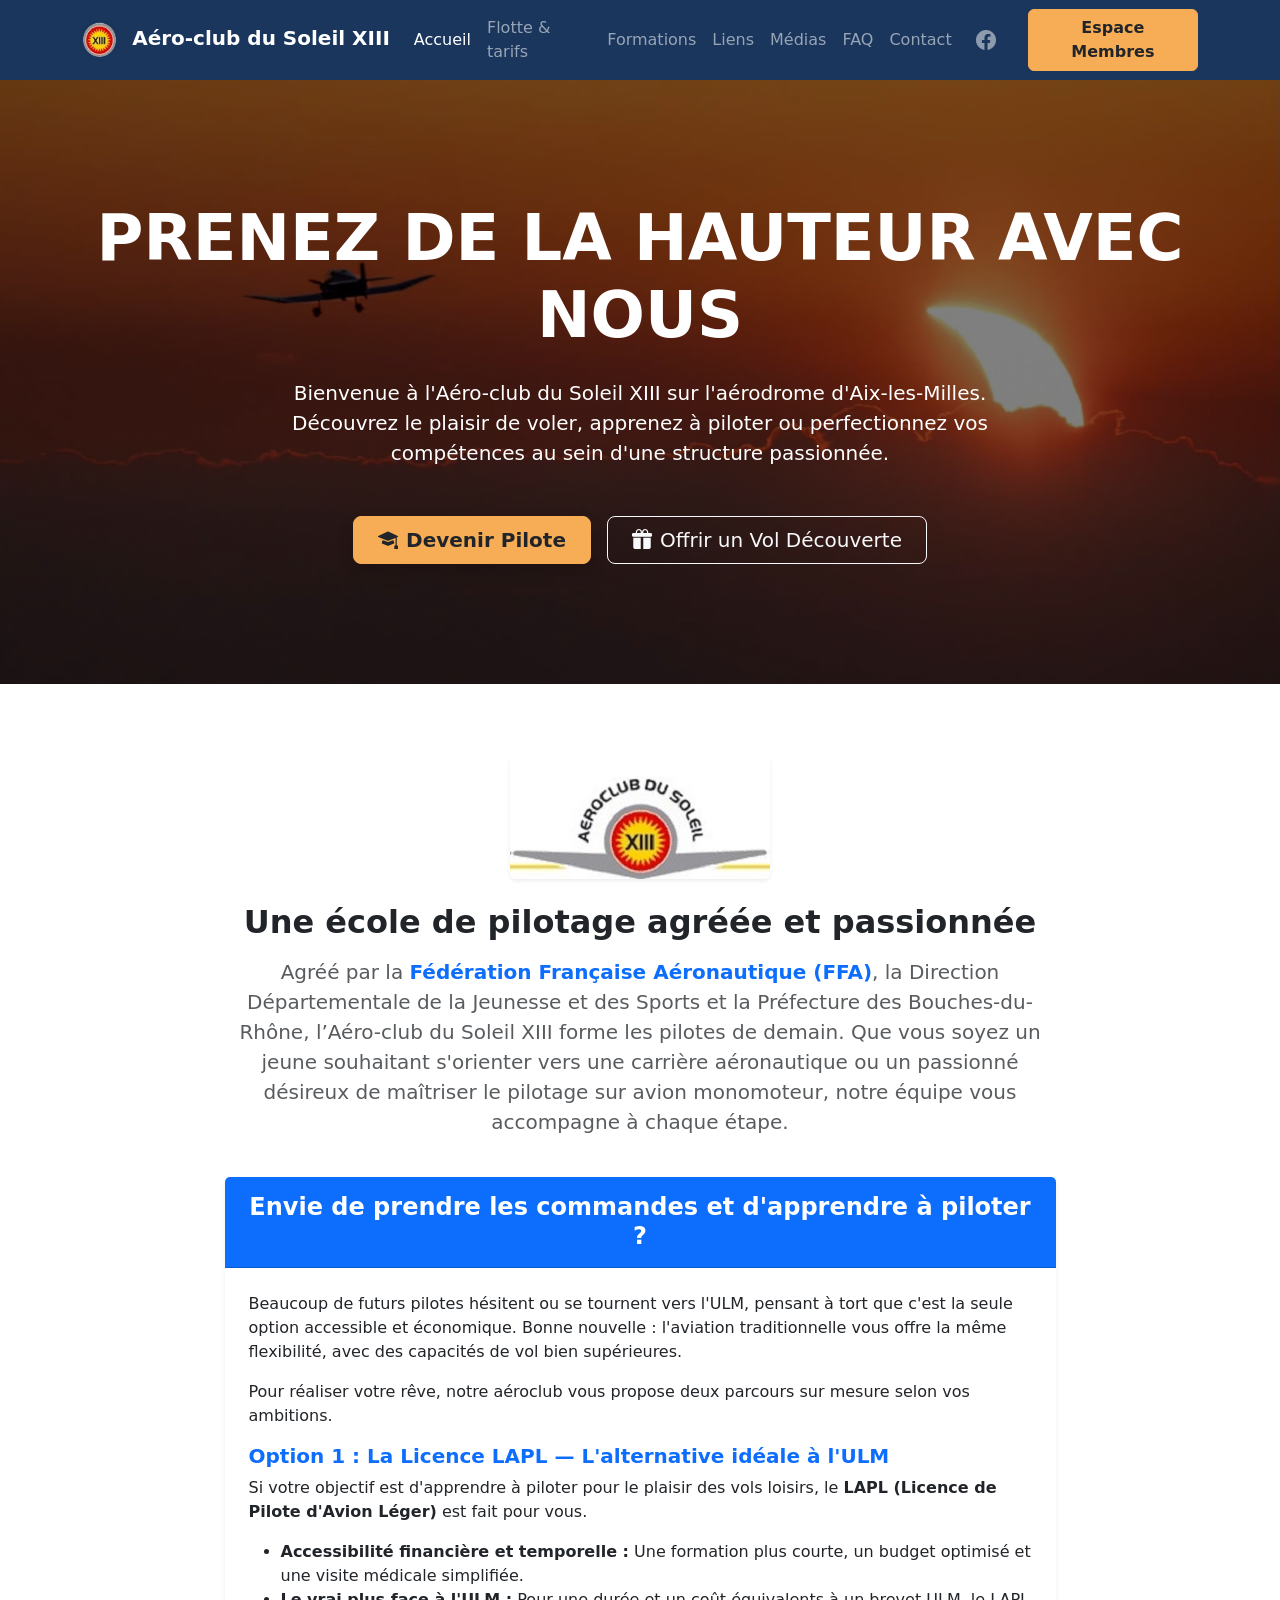
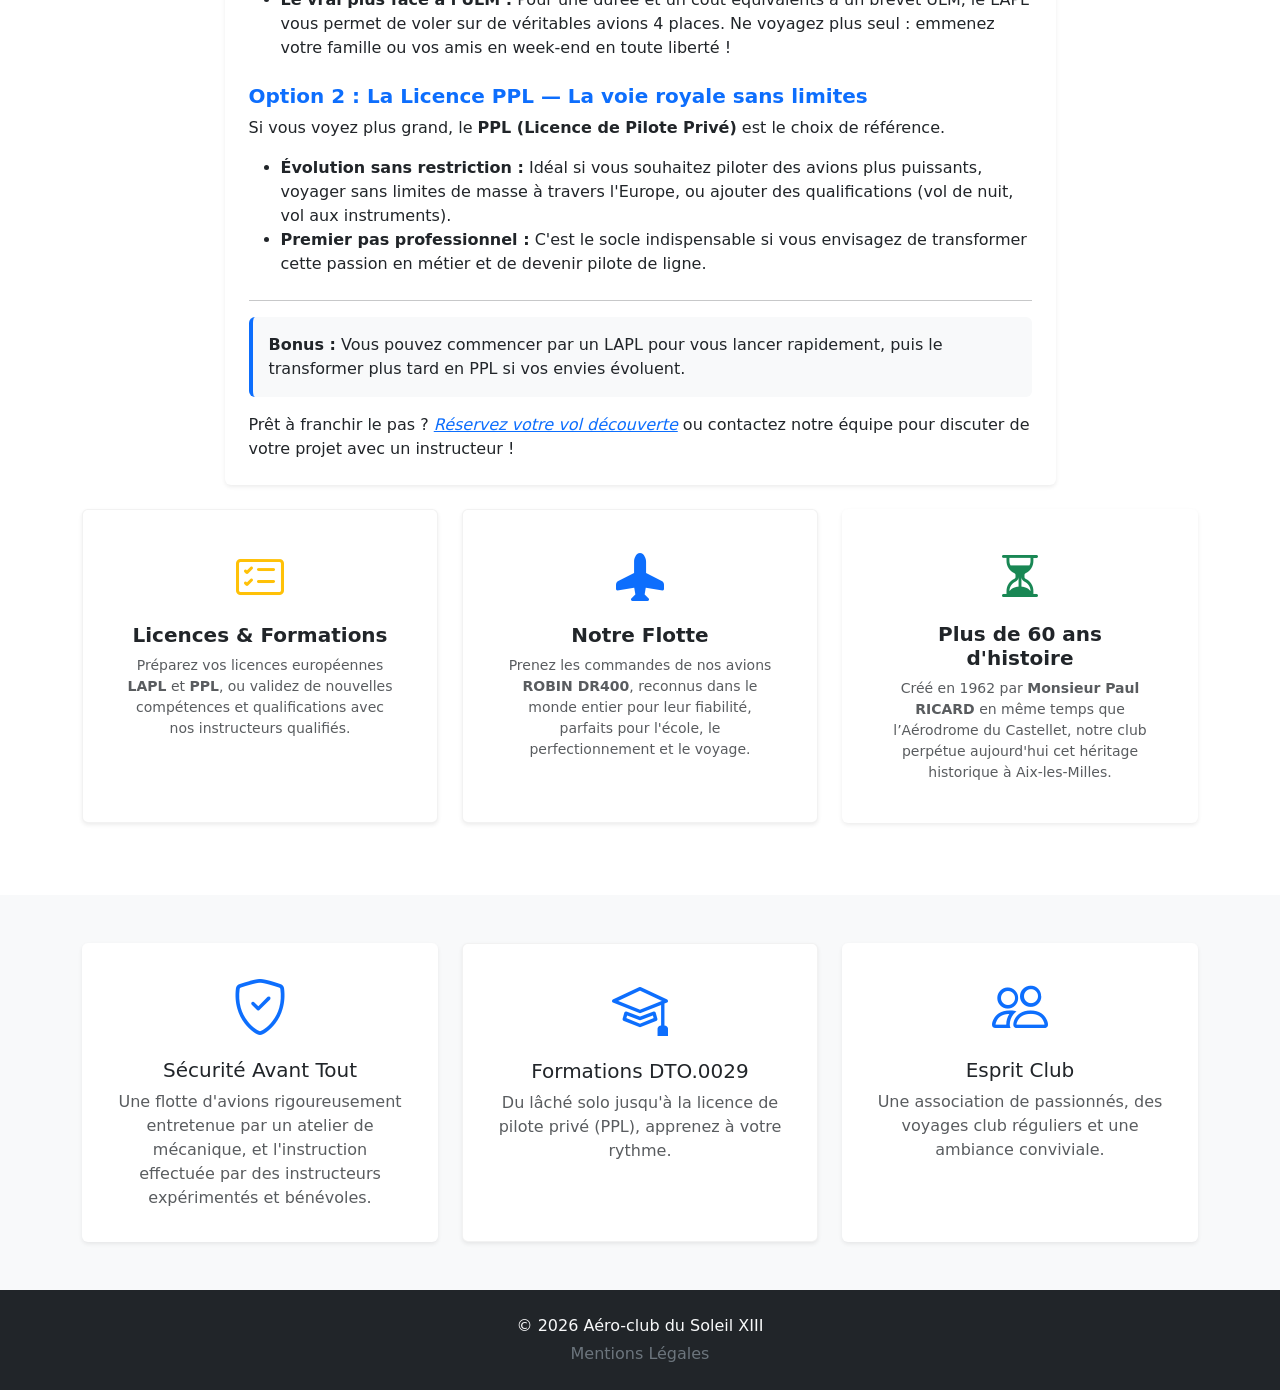
<file: index.html>
<!DOCTYPE html>
<html lang="fr">

<head>
  <meta charset="UTF-8">
  <meta name="viewport" content="width=device-width, initial-scale=1.0">
  <title>Aéro-club du Soleil XIII</title>
  <!-- Bootstrap CSS -->
  <link href="https://cdn.jsdelivr.net/npm/bootstrap@5.3.3/dist/css/bootstrap.min.css" rel="stylesheet">
  <!-- Vos styles -->
  <link rel="stylesheet" href="css/style.css">
  <!-- Icônes (Optionnel mais recommandé pour les détails) -->
  <link rel="stylesheet" href="https://cdn.jsdelivr.net/npm/bootstrap-icons@1.11.3/font/bootstrap-icons.min.css">
</head>

<body>

  <!-- NAV BAR : Navigation -->
  <nav class="navbar navbar-expand-lg navbar-dark bg-dark sticky-top">
    <div class="container">
      <a class="navbar-brand fw-bold" href="index.html">
        <img src="assets/logo.png" alt="Logo Aéro-club du Soleil XIII"
          style="height: 2.2rem; width: auto; margin-right: 0.5rem; vertical-align: middle; border-radius: 50%; box-shadow: 0 0 4px #0001;">
        Aéro-club du Soleil XIII
      </a>
      <button class="navbar-toggler" type="button" data-bs-toggle="collapse" data-bs-target="#navbarNav"
        aria-label="Toggle navigation">
        <span class="navbar-toggler-icon"></span>
      </button>
      <div class="collapse navbar-collapse" id="navbarNav">
        <ul class="navbar-nav ms-auto align-items-lg-center">
          <li class="nav-item"><a class="nav-link active" href="index.html">Accueil</a></li>
          <li class="nav-item"><a class="nav-link" href="flotte.html">Flotte & tarifs</a></li>
          <li class="nav-item"><a class="nav-link" href="formations.html">Formations</a></li>
          <li class="nav-item"><a class="nav-link" href="liens.html">Liens</a></li>
          <li class="nav-item"><a class="nav-link" href="medias.html">Médias</a></li>
          <li class="nav-item"><a class="nav-link" href="faq.html">FAQ</a></li>
          <li class="nav-item"><a class="nav-link" href="contact.html">Contact</a></li>
          <!-- Lien Facebook dans la Nav Bar -->
          <li class="nav-item px-lg-2">
            <a class="nav-link text-white-50" href="https://www.facebook.com/share/19WQrawnYj/?mibextid=wwXIfr" target="_blank"
              rel="noopener" title="Facebook du club">
              <i class="bi bi-facebook fs-5"></i><span class="d-lg-none ms-2">Facebook</span>
            </a>
          </li>
          <!-- Bouton d'action pour les membres vers Aerogest-->
          <li class="nav-item ms-lg-3">
            <a class="btn btn-warning text-dark fw-bold" href="https://online.aerogest.fr/Connection/Logon"
              target="_blank" rel="noopener">Espace Membres</a>
          </li>
        </ul>
      </div>
    </div>
  </nav>

  <!-- HERO SECTION : Grand visuel d'accueil court et percutant -->
  <header id="hero-header" class="bg-dark text-white text-center py-5"
    style="background: linear-gradient(rgba(0, 0, 0, 0.5), rgba(0, 0, 0, 0.5)), url('assets/img/accueil.jpeg') no-repeat center center/cover; transition: background-image 1s ease-in-out;">
    <div class="container py-5 my-lg-4">
      <h1 class="display-3 fw-bold text-uppercase tracking-wide">Prenez de la hauteur avec nous</h1>
      <p class="lead my-4 mx-auto" style="max-width: 700px;">
        Bienvenue à l'<strong>Aéro-club du Soleil XIII</strong> sur l'aérodrome d'Aix-les-Milles.
        Découvrez le plaisir de voler, apprenez à piloter ou perfectionnez vos compétences au sein d'une structure
        passionnée.
      </p>
      <div class="d-grid gap-3 d-sm-flex justify-content-sm-center mt-5">
        <a href="formations.html" class="btn btn-warning btn-lg px-4 fw-bold text-dark shadow"><i
            class="bi bi-mortarboard-fill me-2"></i>Devenir Pilote</a>
        <a href="flotte.html" class="btn btn-outline-light btn-lg px-4"><i class="bi bi-gift-fill me-2"></i>Offrir un
          Vol Découverte</a>
      </div>
    </div>
  </header>

  <!-- SECTION PRÉSENTATION & ATOUTS -->
  <main class="container my-5 py-4">

    <!-- Présentation Générale -->
    <div class="row justify-content-center text-center mb-4">
      <div class="col-lg-9">
        <div class="row justify-content-center mb-4">
          <div class="col-lg-4">
            <img src="assets/ACS_13.jpg" alt="Aéro-club du Soleil XIII"
              class="img-fluid rounded shadow-sm mx-auto d-block">
          </div>
        </div>
        <h2 class="fw-bold text-dark mb-3">Une école de pilotage agréée et passionnée</h2>
        <p class="text-muted fs-5 leading-relaxed">
          Agréé par la <a href="https://ffa-aero.fr/FR/Federation_Aeronautique.awp" target="_blank" rel="noopener"
            class="text-decoration-none fw-bold">Fédération Française Aéronautique (FFA)</a>, la Direction
          Départementale de la Jeunesse et des Sports
          et la Préfecture des Bouches-du-Rhône, l’Aéro-club du Soleil XIII forme les pilotes de demain. Que vous soyez
          un
          jeune souhaitant s'orienter vers une carrière aéronautique ou un passionné désireux de maîtriser le pilotage
          sur
          avion monomoteur, notre équipe vous accompagne à chaque étape.
        </p>
      </div>
    </div>

    <!-- Marketing -->
    <div class="row justify-content-center mb-4">
      <div class="col-lg-9">
        <div class="card shadow-sm border-0">
          <div class="card-header bg-primary text-white text-center py-3">
            <h4 class="fw-bold mb-0 text-white">Envie de prendre les commandes et d'apprendre à piloter ?</h4>
          </div>
          <div class="card-body p-4 text-start">
            <p>Beaucoup de futurs pilotes hésitent ou se tournent vers l'ULM, pensant à tort que c'est la seule option
              accessible et économique. Bonne nouvelle : l'aviation traditionnelle vous offre la même flexibilité, avec
              des
              capacités de vol bien supérieures.</p>

            <p>Pour réaliser votre rêve, notre aéroclub vous propose deux parcours sur mesure selon vos ambitions.</p>

            <section class="mb-4">
              <h5 class="fw-bold text-primary">Option 1 : La Licence LAPL — L'alternative idéale à l'ULM</h5>
              <p>Si votre objectif est d'apprendre à piloter pour le plaisir des vols loisirs, le <strong>LAPL (Licence
                  de
                  Pilote d'Avion Léger)</strong> est fait pour vous.</p>
              <ul>
                <li><strong>Accessibilité financière et temporelle :</strong> Une formation plus courte, un budget
                  optimisé
                  et une visite médicale simplifiée.</li>
                <li><strong>Le vrai plus face à l'ULM :</strong> Pour une durée et un coût équivalents à un brevet
                  ULM, le LAPL vous permet de voler sur de véritables avions 4 places. Ne voyagez plus seul : emmenez
                  votre
                  famille ou vos amis en week-end en toute liberté !</li>
              </ul>
            </section>

            <section class="mb-4">
              <h5 class="fw-bold text-primary">Option 2 : La Licence PPL — La voie royale sans limites</h5>
              <p>Si vous voyez plus grand, le <strong>PPL (Licence de Pilote Privé)</strong> est le choix de référence.
              </p>
              <ul>
                <li><strong>Évolution sans restriction :</strong> Idéal si vous souhaitez piloter des avions plus
                  puissants,
                  voyager sans limites de masse à travers l'Europe, ou ajouter des qualifications (vol de nuit, vol aux
                  instruments).</li>
                <li><strong>Premier pas professionnel :</strong> C'est le socle indispensable si vous envisagez de
                  transformer cette passion en métier et de devenir pilote de ligne.</li>
              </ul>
            </section>

            <hr>

            <blockquote class="blockquote bg-light p-3 rounded border-start border-4 border-primary fs-6">
              <p class="mb-0"><strong>Bonus :</strong> Vous pouvez commencer par un LAPL pour vous lancer rapidement,
                puis
                le transformer plus tard en PPL si vos envies évoluent.</p>
            </blockquote>

            <p class="mb-0">Prêt à franchir le pas ? <a href="#infoVolDecouverte" data-bs-toggle="collapse"
                role="button" aria-expanded="false" aria-controls="infoVolDecouverte"
                class="text-primary text-decoration-underline" style="cursor: pointer;"><em>Réservez votre vol
                  découverte</em></a> ou contactez notre équipe
              pour
              discuter de votre projet avec un instructeur !</p>

            <div class="collapse mt-3" id="infoVolDecouverte">
              <div class="alert alert-warning small mb-0" role="alert">
                <i class="bi bi-telephone-fill me-2"></i><strong>Pour réserver :</strong> Téléphonez-nous au <a
                  href="tel:+33614035349" class="fw-bold text-dark text-decoration-none">06 14 03 53 49</a> (si possible
                15 jours avant la date souhaitée).
              </div>
            </div>
          </div>
        </div>
      </div>
    </div>
    <!-- Les 3 Piliers du Club (Grille de cartes) -->
    <div class="row g-4 text-center">

      <!-- Bloc 1 : Formations -->
      <div class="col-md-4">
        <div class="card card-interactive h-100 border-0 shadow-sm p-4 position-relative">
          <div class="card-body">
            <div class="text-warning display-5 mb-3">
              <i class="bi bi-card-checklist"></i>
            </div>
            <h3 class="h5 fw-bold text-dark card-title">
              <a href="formations.html" class="stretched-link text-decoration-none">Licences & Formations</a>
            </h3>
            <p class="card-text text-muted small">
              Préparez vos licences européennes <strong>LAPL</strong> et <strong>PPL</strong>, ou validez de nouvelles
              compétences et qualifications avec nos instructeurs qualifiés.
            </p>
          </div>
        </div>
      </div>

      <!-- Bloc 2 : La Flotte -->
      <div class="col-md-4">
        <div class="card card-interactive h-100 border-0 shadow-sm p-4 position-relative">
          <div class="card-body">
            <div class="text-primary display-5 mb-3">
              <i class="bi bi-airplane-fill"></i>
            </div>
            <h3 class="h5 fw-bold text-dark card-title">
              <a href="flotte.html" class="stretched-link text-decoration-none">Notre Flotte</a>
            </h3>
            <p class="card-text text-muted small">
              Prenez les commandes de nos avions <strong>ROBIN DR400</strong>, reconnus dans le monde entier pour leur
              fiabilité, parfaits pour l'école, le perfectionnement et le voyage.
            </p>
          </div>
        </div>
      </div>

      <!-- Bloc 3 : L'Histoire -->
      <div class="col-md-4">
        <div class="card h-100 border-0 shadow-sm p-4">
          <div class="card-body">
            <div class="text-success display-5 mb-3">
              <i class="bi bi-hourglass-split"></i>
            </div>
            <h3 class="h5 fw-bold text-dark card-title">Plus de 60 ans d'histoire</h3>
            <p class="card-text text-muted small">
              Créé en 1962 par <strong>Monsieur Paul RICARD</strong> en même temps que l’Aérodrome du Castellet, notre
              club perpétue aujourd'hui cet héritage historique à Aix-les-Milles.
            </p>
          </div>
        </div>
      </div>

    </div>

  </main>

  <!-- SECTION : Les points forts (Grille Bootstrap) -->
  <section class="py-5 bg-light">
    <div class="container">
      <div class="row text-center g-4">
        <div class="col-md-4">
          <div class="card h-100 border-0 shadow-sm p-3">
            <div class="card-body">
              <i class="bi bi-shield-check display-4 text-primary"></i>
              <h3 class="card-title h5 mt-3">Sécurité Avant Tout</h3>
              <p class="card-text text-muted">Une flotte d'avions rigoureusement entretenue par un atelier de mécanique,
                et l'instruction effectuée par des
                instructeurs expérimentés et bénévoles.</p>
            </div>
          </div>
        </div>
        <div class="col-md-4">
          <div class="card card-interactive h-100 border-0 shadow-sm p-3 position-relative">
            <div class="card-body">
              <i class="bi bi-mortarboard display-4 text-primary"></i>
              <h3 class="card-title h5 mt-3">
                <a href="formations.html" class="stretched-link text-decoration-none">Formations DTO.0029</a>
              </h3>
              <p class="card-text text-muted">Du lâché solo jusqu'à la licence de pilote privé (PPL), apprenez à votre
                rythme.</p>
            </div>
          </div>
        </div>
        <div class="col-md-4">
          <div class="card h-100 border-0 shadow-sm p-3">
            <div class="card-body">
              <i class="bi bi-people display-4 text-primary"></i>
              <h3 class="card-title h5 mt-3">Esprit Club</h3>
              <p class="card-text text-muted">Une association de passionnés, des voyages club réguliers et une ambiance
                conviviale.</p>
            </div>
          </div>
        </div>
      </div>
    </div>
  </section>

  <!-- FOOTER -->
  <footer class="bg-dark text-light py-4">
    <div class="container text-center">
      <p class="mb-1">&copy; 2026 Aéro-club du Soleil XIII</p>
      <p class="mb-0">
        <a href="mentions-legales.html" class="text-secondary text-decoration-none small-link"
          style="transition: color 0.2s;">Mentions Légales</a>
      </p>
    </div>
  </footer>

  <!-- Bootstrap JS -->
  <script src="https://cdn.jsdelivr.net/npm/bootstrap@5.3.3/dist/js/bootstrap.bundle.min.js"></script>
  <!-- Main JS -->
  <script src="js/main.js"></script>

</body>

</html>
</file>
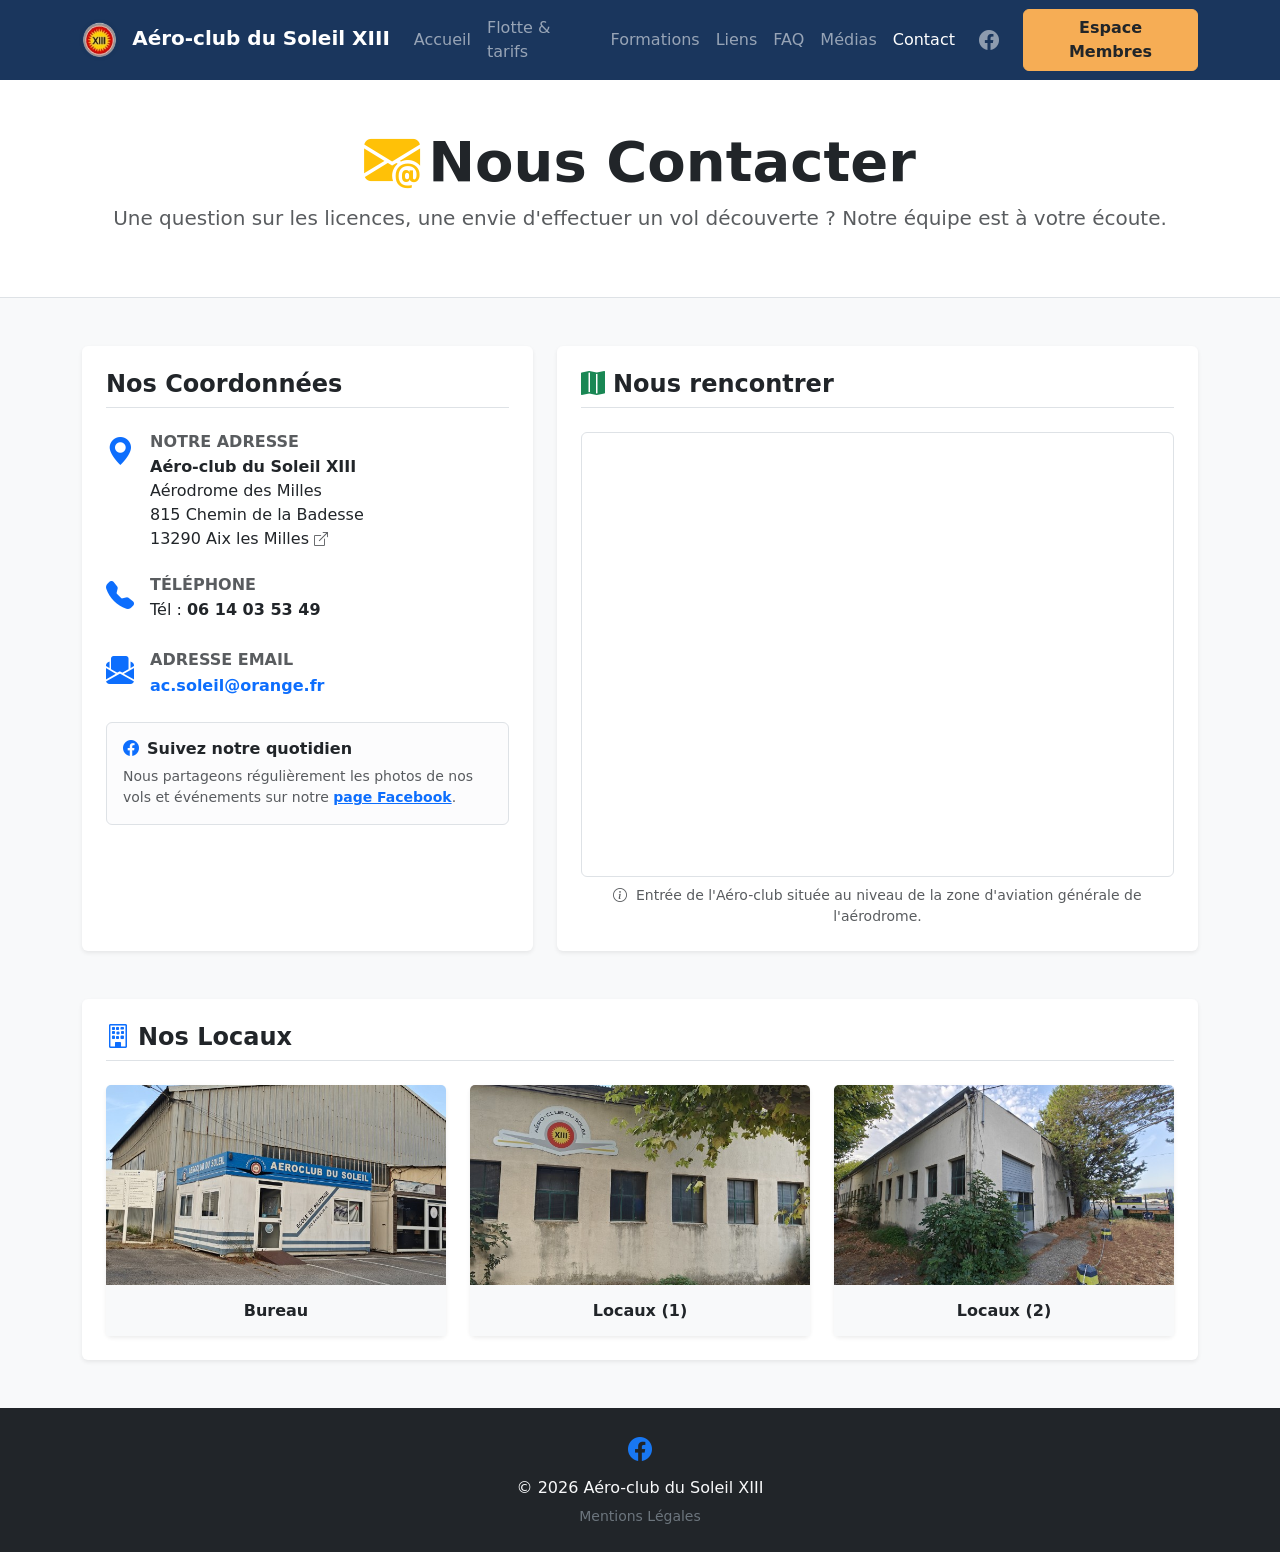
<file: contact.html>
<!DOCTYPE html>
<html lang="fr">

<head>
  <meta charset="UTF-8">
  <meta name="viewport" content="width=device-width, initial-scale=1.0">
  <title>Contact - Aéro-club du Soleil XIII</title>
  <!-- Bootstrap CSS -->
  <link href="https://cdn.jsdelivr.net/npm/bootstrap@5.3.3/dist/css/bootstrap.min.css" rel="stylesheet">
  <!-- Vos styles -->
  <link rel="stylesheet" href="css/style.css">
  <!-- Icônes Bootstrap -->
  <link rel="stylesheet" href="https://cdn.jsdelivr.net/npm/bootstrap-icons@1.11.3/font/bootstrap-icons.min.css">
</head>

<body class="bg-light">

  <!-- NAV BAR -->
  <nav class="navbar navbar-expand-lg navbar-dark bg-dark sticky-top">
    <div class="container">
      <a class="navbar-brand fw-bold" href="index.html">
        <img src="assets/logo.png" alt="Logo Aéro-club du Soleil XIII"
          style="height: 2.2rem; width: auto; margin-right: 0.5rem; vertical-align: middle; border-radius: 50%; box-shadow: 0 0 4px #0001;">
        Aéro-club du Soleil XIII
      </a>
      <button class="navbar-toggler" type="button" data-bs-toggle="collapse" data-bs-target="#navbarNav"
        aria-label="Toggle navigation">
        <span class="navbar-toggler-icon"></span>
      </button>
      <div class="collapse navbar-collapse" id="navbarNav">
        <ul class="navbar-nav ms-auto align-items-lg-center">
          <li class="nav-item"><a class="nav-link" href="index.html">Accueil</a></li>
          <li class="nav-item"><a class="nav-link" href="flotte.html">Flotte & tarifs</a></li>
          <li class="nav-item"><a class="nav-link" href="formations.html">Formations</a></li>
          <li class="nav-item"><a class="nav-link" href="liens.html">Liens</a></li>
          <li class="nav-item"><a class="nav-link" href="faq.html">FAQ</a></li>
          <li class="nav-item"><a class="nav-link" href="medias.html">Médias</a></li>
          <li class="nav-item"><a class="nav-link active" href="contact.html">Contact</a></li>

          <!-- Lien Facebook -->
          <li class="nav-item px-lg-2">
            <a class="nav-link text-white-50" href="https://www.facebook.com/share/19WQrawnYj/?mibextid=wwXIfr" target="_blank"
              rel="noopener" title="Facebook du club">
              <i class="bi bi-facebook fs-5"></i><span class="d-lg-none ms-2">Facebook</span>
            </a>
          </li>

          <li class="nav-item ms-lg-2">
            <a class="btn btn-warning text-dark fw-bold" href="https://online.aerogest.fr/Connection/Logon"
              target="_blank" rel="noopener">Espace Membres</a>
          </li>
        </ul>
      </div>
    </div>
  </nav>

  <!-- TITRE DE LA PAGE -->
  <header class="bg-white py-5 border-bottom mb-5">
    <div class="container text-center">
      <h1 class="fw-bold display-4 text-dark"><i class="bi bi-envelope-at-fill me-2 text-warning"></i>Nous Contacter
      </h1>
      <p class="lead text-muted">Une question sur les licences, une envie d'effectuer un vol découverte ? Notre équipe
        est à votre écoute.</p>
    </div>
  </header>

  <!-- CONTENU PRINCIPAL -->
  <main class="container mb-5">
    <div class="row g-4">

      <!-- COLONNE COORDONNÉES (À GAUCHE) -->
      <div class="col-lg-5">
        <div class="bg-white p-4 rounded shadow-sm h-100">
          <h2 class="h4 fw-bold text-dark mb-4 border-bottom pb-2">Nos Coordonnées</h2>

          <!-- Adresse -->
          <div class="d-flex mb-4">
            <div class="text-primary fs-3 me-3">
              <i class="bi bi-geo-alt-fill"></i>
            </div>
            <div>
              <h3 class="h6 fw-bold text-uppercase text-muted mb-1">Notre adresse</h3>
              <address class="text-dark mb-0">
                <strong>Aéro-club du Soleil XIII</strong><br>
                <a href="https://www.google.com/maps/search/?api=1&query=Aeroclub+du+Soleil+Aix+les+Milles"
                  target="_blank" rel="noopener" class="text-decoration-none text-dark">
                  Aérodrome des Milles<br>
                  815 Chemin de la Badesse<br>
                  13290 Aix les Milles <i class="bi bi-box-arrow-up-right small text-muted"></i>
                </a>
              </address>
            </div>
          </div>

          <!-- Téléphone & Fax -->
          <div class="d-flex mb-4">
            <div class="text-primary fs-3 me-3">
              <i class="bi bi-telephone-fill"></i>
            </div>
            <div>
              <h3 class="h6 fw-bold text-uppercase text-muted mb-1">Téléphone</h3>
              <p class="mb-1">
                Tél : <a href="tel:+33614035349" class="text-decoration-none fw-bold text-dark">06 14 03 53 49</a>
              </p>
            </div>
          </div>

          <!-- Email -->
          <div class="d-flex mb-4">
            <div class="text-primary fs-3 me-3">
              <i class="bi bi-envelope-paper-fill"></i>
            </div>
            <div>
              <h3 class="h6 fw-bold text-uppercase text-muted mb-1">Adresse Email</h3>
              <p class="mb-0">
                <a href="mailto:ac.soleil@orange.fr"
                  class="text-decoration-none fw-bold text-primary">ac.soleil@orange.fr</a>
              </p>
            </div>
          </div>

          <!-- Réseaux Sociaux Réengagement -->
          <div class="alert alert-light border mt-4 mb-0" role="alert">
            <h4 class="h6 fw-bold text-dark mb-2"><i class="bi bi-facebook text-primary me-2"></i>Suivez notre quotidien
            </h4>
            <p class="small text-muted mb-0">Nous partageons régulièrement les photos de nos vols et événements sur
              notre <a href="https://www.facebook.com/share/19WQrawnYj/?mibextid=wwXIfr" target="_blank" rel="noopener"
                class="fw-bold">page Facebook</a>.</p>
          </div>

        </div>
      </div>

      <!-- COLONNE PLAN GOOGLE MAPS (À DROITE) -->
      <div class="col-lg-7">
        <div class="bg-white p-4 rounded shadow-sm h-100 d-flex flex-column">
          <h2 class="h4 fw-bold text-dark mb-4 border-bottom pb-2"><i class="bi bi-map-fill me-2 text-success"></i>Nous
            rencontrer</h2>

          <!-- Carte Google Maps Responsive -->
          <div class="ratio ratio-4x3 flex-grow-1 border rounded overflow-hidden">
            <iframe
              src="https://www.google.com/maps/embed?pb=!1m14!1m12!1m3!1d472.3978939765941!2d5.372666871459393!3d43.50306288925132!2m3!1f0!2f0!3f0!3m2!1i1024!2i768!4f13.1!5e1!3m2!1sfr!2sfr!4v1779059133635!5m2!1sfr!2sfr"
              style="border:0;" allowfullscreen="" loading="lazy" referrerpolicy="no-referrer-when-downgrade">
            </iframe>
          </div>
          <p class="small text-muted mt-2 mb-0 text-center"><i class="bi bi-info-circle me-1"></i> Entrée de l'Aéro-club
            située au niveau de la zone d'aviation générale de l'aérodrome.</p>
        </div>
      </div>

    </div>

    <!-- SECTION DES PHOTOS DES LOCAUX (AJOUTÉE) -->
    <section class="mt-5">
      <div class="bg-white p-4 rounded shadow-sm">
        <h2 class="h4 fw-bold text-dark mb-4 border-bottom pb-2">
          <i class="bi bi-building me-2 text-primary"></i>Nos Locaux
        </h2>
        <div class="row g-4">
          <!-- Photo 1 : Bureau -->
          <div class="col-md-4">
            <div class="card h-100 shadow-sm border-0">
              <img src="assets/img/Bureau.jpg" class="card-img-top object-fit-cover" alt="Bureau"
                style="height: 200px;">
              <div class="card-body text-center bg-light">
                <h3 class="card-title h6 fw-bold mb-0 text-dark">Bureau</h3>
              </div>
            </div>
          </div>

          <!-- Photo 2 : Locaux 1 -->
          <div class="col-md-4">
            <div class="card h-100 shadow-sm border-0">
              <img src="assets/img/Locaux(1).jpg" class="card-img-top object-fit-cover" alt="Locaux 1"
                style="height: 200px;">
              <div class="card-body text-center bg-light">
                <h3 class="card-title h6 fw-bold mb-0 text-dark">Locaux (1)</h3>
              </div>
            </div>
          </div>

          <!-- Photo 3 : Locaux 2 -->
          <div class="col-md-4">
            <div class="card h-100 shadow-sm border-0">
              <img src="assets/img/Locaux(2).jpg" class="card-img-top object-fit-cover" alt="Locaux 2"
                style="height: 200px;">
              <div class="card-body text-center bg-light">
                <h3 class="card-title h6 fw-bold mb-0 text-dark">Locaux (2)</h3>
              </div>
            </div>
          </div>
        </div>
      </div>
    </section>

  </main>

  <!-- FOOTER -->
  <footer class="bg-dark text-light py-4">
    <div class="container text-center">
      <!-- Icône Facebook -->
      <div class="mb-2">
        <a href="https://www.facebook.com/share/19WQrawnYj/?mibextid=wwXIfr" target="_blank" rel="noopener"
          class="text-light fs-4 mx-2" title="Suivez-nous sur Facebook">
          <i class="bi bi-facebook" style="color: #1877F2;"></i>
        </a>
      </div>
      <p class="mb-1">&copy; 2026 Aéro-club du Soleil XIII</p>
      <p class="mb-0">
        <a href="mentions-legales.html" class="text-secondary text-decoration-none small">Mentions Légales</a>
      </p>
    </div>
  </footer>

  <!-- Bootstrap JS -->
  <script src="https://cdn.jsdelivr.net/npm/bootstrap@5.3.3/dist/js/bootstrap.bundle.min.js"></script>
</body>

</html>
</file>
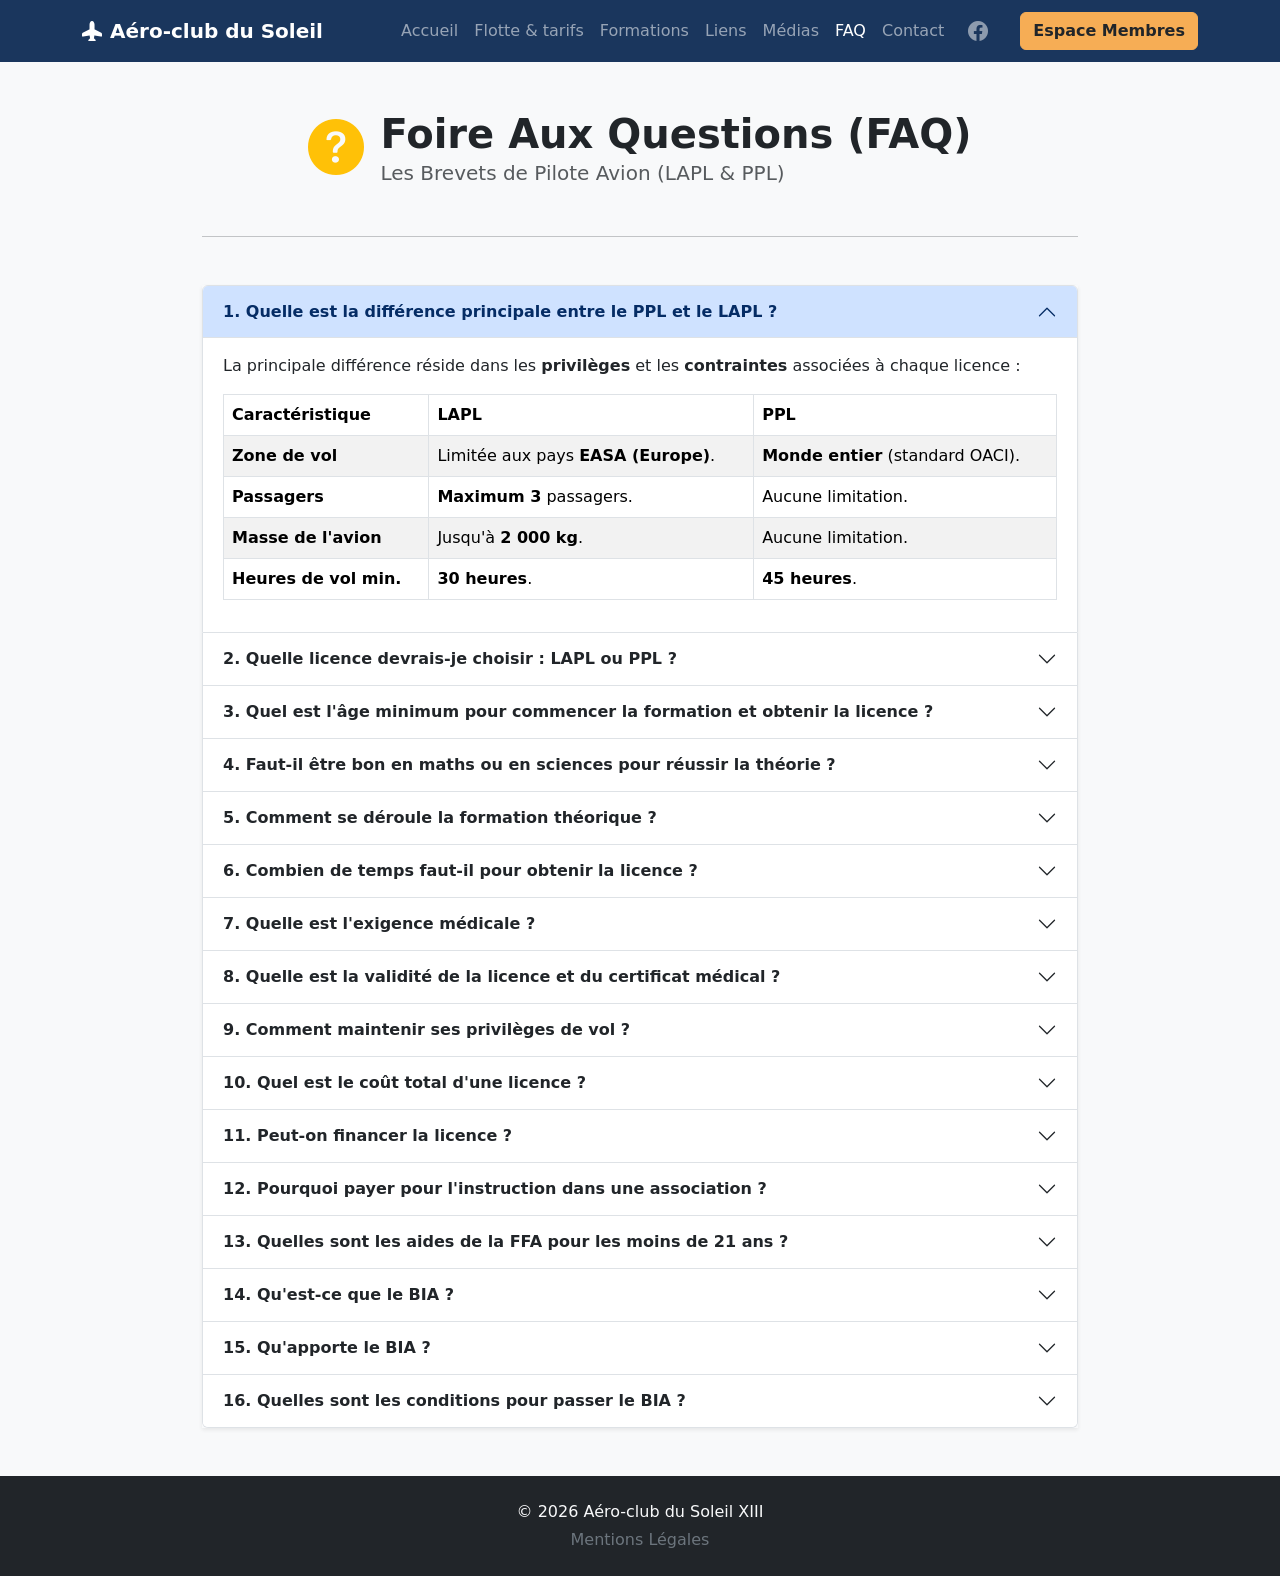
<file: faq.html>
<!DOCTYPE html>
<html lang="fr">

<head>
  <meta charset="UTF-8">
  <meta name="viewport" content="width=device-width, initial-scale=1.0">
  <title>Foire Aux Questions - Aéro-club du Soleil XIII</title>
  <!-- Bootstrap CSS -->
  <link href="https://cdn.jsdelivr.net/npm/bootstrap@5.3.3/dist/css/bootstrap.min.css" rel="stylesheet">
  <!-- Vos styles -->
  <link rel="stylesheet" href="css/style.css">
  <!-- Icônes Bootstrap -->
  <link rel="stylesheet" href="https://cdn.jsdelivr.net/npm/bootstrap-icons@1.11.3/font/bootstrap-icons.min.css">
</head>

<body class="bg-light">

  <!-- NAV BAR -->
  <nav class="navbar navbar-expand-lg navbar-dark bg-dark sticky-top">
    <div class="container">
      <a class="navbar-brand fw-bold" href="index.html"><i class="bi bi-airplane-fill me-2"></i>Aéro-club du Soleil</a>
      <button class="navbar-toggler" type="button" data-bs-toggle="collapse" data-bs-target="#navbarNav"
        aria-label="Toggle navigation">
        <span class="navbar-toggler-icon"></span>
      </button>
      <div class="collapse navbar-collapse" id="navbarNav">
        <ul class="navbar-nav ms-auto align-items-lg-center">
          <li class="nav-item"><a class="nav-link" href="index.html">Accueil</a></li>
          <li class="nav-item"><a class="nav-link" href="flotte.html">Flotte & tarifs</a></li>
          <li class="nav-item"><a class="nav-link" href="formations.html">Formations</a></li>
          <li class="nav-item"><a class="nav-link" href="liens.html">Liens</a></li>
          <li class="nav-item"><a class="nav-link" href="medias.html">Médias</a></li>
          <li class="nav-item"><a class="nav-link active" href="faq.html">FAQ</a></li>
          <li class="nav-item"><a class="nav-link" href="contact.html">Contact</a></li>
          <!-- Lien Facebook dans la Nav Bar -->
          <li class="nav-item px-lg-2">
            <a class="nav-link text-white-50" href="https://www.facebook.com/share/19WQrawnYj/?mibextid=wwXIfr" target="_blank"
              rel="noopener" title="Facebook du club">
              <i class="bi bi-facebook fs-5"></i><span class="d-lg-none ms-2">Facebook</span>
            </a>
          </li>
          <li class="nav-item ms-lg-3">
            <a class="btn btn-warning text-dark fw-bold" href="https://online.aerogest.fr/Connection/Logon"
              target="_blank" rel="noopener">Espace Membres</a>
          </li>
        </ul>
      </div>
    </div>
  </nav>

  <!-- CONTENU PRINCIPAL -->
  <main class="container my-5" style="max-width: 900px;">

    <!-- EN TÊTE FAQ -->
    <div class="d-flex justify-content-center align-items-center text-center mb-4">
      <!-- Remplacement de image_tag par une balise img standard (ou icône Bootstrap si l'image manque) -->
      <i class="bi bi-question-circle-fill text-warning me-3 display-4"></i>
      <div class="text-start">
        <h1 class="mb-0 fw-bold text-dark">Foire Aux Questions (FAQ)</h1>
        <p class="lead text-muted mb-0">Les Brevets de Pilote Avion (LAPL & PPL)</p>
      </div>
    </div>

    <!-- Séparateur -->
    <hr class="my-5">

    <!-- Accordéon pour la FAQ -->
    <div class="accordion shadow-sm" id="faqAccordion">

      <!-- FAQ 1 -->
      <div class="accordion-item">
        <h2 class="accordion-header" id="heading1">
          <button class="accordion-button fw-bold" type="button" data-bs-toggle="collapse" data-bs-target="#collapse1"
            aria-expanded="true" aria-controls="collapse1">
            1. Quelle est la différence principale entre le PPL et le LAPL ?
          </button>
        </h2>
        <div id="collapse1" class="accordion-collapse collapse show" aria-labelledby="heading1"
          data-bs-parent="#faqAccordion">
          <div class="accordion-body">
            <p>La principale différence réside dans les <strong>privilèges</strong> et les <strong>contraintes</strong>
              associées à chaque licence :</p>
            <table class='table table-bordered table-striped align-middle'>
              <thead>
                <tr>
                  <th scope='col'>Caractéristique</th>
                  <th scope='col'>LAPL</th>
                  <th scope='col'>PPL</th>
                </tr>
              </thead>
              <tbody>
                <tr>
                  <td><strong>Zone de vol</strong></td>
                  <td>Limitée aux pays <strong>EASA (Europe)</strong>.</td>
                  <td><strong>Monde entier</strong> (standard OACI).</td>
                </tr>
                <tr>
                  <td><strong>Passagers</strong></td>
                  <td><strong>Maximum 3</strong> passagers.</td>
                  <td>Aucune limitation.</td>
                </tr>
                <tr>
                  <td><strong>Masse de l'avion</strong></td>
                  <td>Jusqu'à <strong>2 000 kg</strong>.</td>
                  <td>Aucune limitation.</td>
                </tr>
                <tr>
                  <td><strong>Heures de vol min.</strong></td>
                  <td><strong>30 heures</strong>.</td>
                  <td><strong>45 heures</strong>.</td>
                </tr>
              </tbody>
            </table>
          </div>
        </div>
      </div>

      <!-- FAQ 2 -->
      <div class="accordion-item">
        <h2 class="accordion-header" id="heading2">
          <button class="accordion-button collapsed fw-bold" type="button" data-bs-toggle="collapse"
            data-bs-target="#collapse2" aria-expanded="false" aria-controls="collapse2">
            2. Quelle licence devrais-je choisir : LAPL ou PPL ?
          </button>
        </h2>
        <div id="collapse2" class="accordion-collapse collapse" aria-labelledby="heading2"
          data-bs-parent="#faqAccordion">
          <div class="accordion-body">
            <p>Le choix dépend de vos <strong>objectifs de vol</strong> :</p>
            <ul>
              <li><strong>Optez pour le LAPL</strong> si vous souhaitez voler principalement en Europe, pour le loisir,
                seul ou avec un petit nombre de passagers.</li>
              <li><strong>Optez pour le PPL</strong> si vous envisagez de voler à travers le monde, sur des avions plus
                lourds, ou si vous prévoyez d'ajouter des qualifications avancées (IFR, etc.).</li>
            </ul>
          </div>
        </div>
      </div>

      <!-- FAQ 3 -->
      <div class="accordion-item">
        <h2 class="accordion-header" id="heading3">
          <button class="accordion-button collapsed fw-bold" type="button" data-bs-toggle="collapse"
            data-bs-target="#collapse3" aria-expanded="false" aria-controls="collapse3">
            3. Quel est l'âge minimum pour commencer la formation et obtenir la licence ?
          </button>
        </h2>
        <div id="collapse3" class="accordion-collapse collapse" aria-labelledby="heading3"
          data-bs-parent="#faqAccordion">
          <div class="accordion-body">
            <ul>
              <li>Début de formation : <strong>sans limite d'âge</strong>.</li>
              <li>Premier vol solo : <strong>16 ans révolus</strong>.</li>
              <li>Obtention de la licence : <strong>17 ans révolus</strong>.</li>
            </ul>
          </div>
        </div>
      </div>

      <!-- FAQ 4 -->
      <div class="accordion-item">
        <h2 class="accordion-header" id="heading4">
          <button class="accordion-button collapsed fw-bold" type="button" data-bs-toggle="collapse"
            data-bs-target="#collapse4" aria-expanded="false" aria-controls="collapse4">
            4. Faut-il être bon en maths ou en sciences pour réussir la théorie ?
          </button>
        </h2>
        <div id="collapse4" class="accordion-collapse collapse" aria-labelledby="heading4"
          data-bs-parent="#faqAccordion">
          <div class="accordion-body">
            <p><strong>Non</strong>, ce n'est pas nécessaire. La formation théorique est accessible à tous et ne
              requiert <strong>pas de diplôme scientifique</strong> particulier.</p>
          </div>
        </div>
      </div>

      <!-- FAQ 5 -->
      <div class="accordion-item">
        <h2 class="accordion-header" id="heading5">
          <button class="accordion-button collapsed fw-bold" type="button" data-bs-toggle="collapse"
            data-bs-target="#collapse5" aria-expanded="false" aria-controls="collapse5">
            5. Comment se déroule la formation théorique ?
          </button>
        </h2>
        <div id="collapse5" class="accordion-collapse collapse" aria-labelledby="heading5"
          data-bs-parent="#faqAccordion">
          <div class="accordion-body">
            <p>La formation couvre neuf modules (Réglementation, Météorologie, Navigation, etc.). L'examen est un
              <strong>QCM</strong> où vous devez obtenir au moins <strong>75%</strong> de bonnes réponses.
            </p>
          </div>
        </div>
      </div>

      <!-- FAQ 6 -->
      <div class="accordion-item">
        <h2 class="accordion-header" id="heading6">
          <button class="accordion-button collapsed fw-bold" type="button" data-bs-toggle="collapse"
            data-bs-target="#collapse6" aria-expanded="false" aria-controls="collapse6">
            6. Combien de temps faut-il pour obtenir la licence ?
          </button>
        </h2>
        <div id="collapse6" class="accordion-collapse collapse" aria-labelledby="heading6"
          data-bs-parent="#faqAccordion">
          <div class="accordion-body">
            <p>La durée varie selon votre disponibilité :</p>
            <ul>
              <li>La théorie est valable <strong>24 mois</strong>.</li>
              <li>En moyenne, une formation à temps partiel s'étale sur <strong>12 à 18 mois</strong>.</li>
            </ul>
          </div>
        </div>
      </div>

      <!-- FAQ 7 -->
      <div class="accordion-item">
        <h2 class="accordion-header" id="heading7">
          <button class="accordion-button collapsed fw-bold" type="button" data-bs-toggle="collapse"
            data-bs-target="#collapse7" aria-expanded="false" aria-controls="collapse7">
            7. Quelle est l'exigence médicale ?
          </button>
        </h2>
        <div id="collapse7" class="accordion-collapse collapse" aria-labelledby="heading7"
          data-bs-parent="#faqAccordion">
          <div class="accordion-body">
            <p>Il faut un certificat d'aptitude médicale :</p>
            <ul>
              <li><strong>LAPL :</strong> Certificat médical LAPL.</li>
              <li><strong>PPL :</strong> Certificat médical de <strong>Classe 2</strong>.</li>
            </ul>
            <p class='mb-0'>Le port de lunettes n'est <strong>pas un obstacle</strong>.</p>
          </div>
        </div>
      </div>

      <!-- FAQ 8 -->
      <div class="accordion-item">
        <h2 class="accordion-header" id="heading8">
          <button class="accordion-button collapsed fw-bold" type="button" data-bs-toggle="collapse"
            data-bs-target="#collapse8" aria-expanded="false" aria-controls="collapse8">
            8. Quelle est la validité de la licence et du certificat médical ?
          </button>
        </h2>
        <div id="collapse8" class="accordion-collapse collapse" aria-labelledby="heading8"
          data-bs-parent="#faqAccordion">
          <div class="accordion-body">
            <table class='table table-bordered align-middle mb-0'>
              <tbody>
                <tr>
                  <td><strong>Licence</strong></td>
                  <td><strong>À vie</strong>.</td>
                </tr>
                <tr>
                  <td><strong>Qualification de classe (SEP)</strong></td>
                  <td><strong>24 mois</strong> (à proroger).</td>
                </tr>
                <tr>
                  <td><strong>Certificat Médical Classe 2</strong></td>
                  <td>5 ans (&lt;40 ans), 2 ans (40-50), 1 an (&gt;50).</td>
                </tr>
              </tbody>
            </table>
          </div>
        </div>
      </div>

      <!-- FAQ 9 -->
      <div class="accordion-item">
        <h2 class="accordion-header" id="heading9">
          <button class="accordion-button collapsed fw-bold" type="button" data-bs-toggle="collapse"
            data-bs-target="#collapse9" aria-expanded="false" aria-controls="collapse9">
            9. Comment maintenir ses privilèges de vol ?
          </button>
        </h2>
        <div id="collapse9" class="accordion-collapse collapse" aria-labelledby="heading9"
          data-bs-parent="#faqAccordion">
          <div class="accordion-body">
            <p class="mb-0">Vous devez respecter des conditions d'<strong>expérience récente</strong> (heures de vol,
              décollages/atterrissages) ou effectuer un vol de contrôle avec un examinateur.</p>
          </div>
        </div>
      </div>

      <!-- FAQ 10 -->
      <div class="accordion-item">
        <h2 class="accordion-header" id="heading10">
          <button class="accordion-button collapsed fw-bold" type="button" data-bs-toggle="collapse"
            data-bs-target="#collapse10" aria-expanded="false" aria-controls="collapse10">
            10. Quel est le coût total d'une licence ?
          </button>
        </h2>
        <div id="collapse10" class="accordion-collapse collapse" aria-labelledby="heading10"
          data-bs-parent="#faqAccordion">
          <div class="accordion-body">
            <p>Le coût varie selon la structure :</p>
            <ul>
              <li><strong>LAPL :</strong> Entre <strong>6 000 € et 9 000 €</strong>.</li>
              <li><strong>PPL :</strong> Entre <strong>9 000 € et 15 000 €</strong>.</li>
            </ul>
          </div>
        </div>
      </div>

      <!-- FAQ 11 -->
      <div class="accordion-item">
        <h2 class="accordion-header" id="heading11">
          <button class="accordion-button collapsed fw-bold" type="button" data-bs-toggle="collapse"
            data-bs-target="#collapse11" aria-expanded="false" aria-controls="collapse11">
            11. Peut-on financer la licence ?
          </button>
        </h2>
        <div id="collapse11" class="accordion-collapse collapse" aria-labelledby="heading11"
          data-bs-parent="#faqAccordion">
          <div class="accordion-body">
            <p class="mb-0">Oui, notamment via la <strong>Bourse de la Fédération Française Aéronautique (FFA)</strong>
              pour les jeunes, souvent liée au BIA.</p>
          </div>
        </div>
      </div>

      <!-- FAQ 12 -->
      <div class="accordion-item">
        <h2 class="accordion-header" id="heading12">
          <button class="accordion-button collapsed fw-bold" type="button" data-bs-toggle="collapse"
            data-bs-target="#collapse12" aria-expanded="false" aria-controls="collapse12">
            12. Pourquoi payer pour l'instruction dans une association ?
          </button>
        </h2>
        <div id="collapse12" class="accordion-collapse collapse" aria-labelledby="heading12"
          data-bs-parent="#faqAccordion">
          <div class="accordion-body">
            <p class='mb-0'>Le coût couvre les frais incompressibles (amortissement matériel, simulateur, maintien des
              compétences des instructeurs bénévoles).</p>
          </div>
        </div>
      </div>

      <!-- FAQ 13 (headingFfaHelp dans votre code initial) -->
      <div class="accordion-item">
        <h2 class="accordion-header" id="headingFfaHelp">
          <button class="accordion-button collapsed fw-bold" type="button" data-bs-toggle="collapse"
            data-bs-target="#collapseFfaHelp" aria-expanded="false" aria-controls="collapseFfaHelp">
            13. Quelles sont les aides de la FFA pour les moins de 21 ans ?
          </button>
        </h2>
        <div id="collapseFfaHelp" class="accordion-collapse collapse" aria-labelledby="headingFfaHelp"
          data-bs-parent="#faqAccordion">
          <div class="accordion-body">
            <p>Voici quelques aides :</p>
            <ul class='list-group' style="max-width: 400px;">
              <li class='list-group-item d-flex justify-content-between align-items-center'>1er Lâché solo<span
                  class="badge bg-success rounded-pill">350 €</span></li>
              <li class='list-group-item d-flex justify-content-between align-items-center'>PPL ou LAPL Complet<span
                  class="badge bg-success rounded-pill">700 €</span></li>
            </ul>
            <p class='mt-3 small text-muted mb-0'>Consultez le site de la FFA pour les détails.</p>
          </div>
        </div>
      </div>

      <!-- FAQ 14 -->
      <div class="accordion-item">
        <h2 class="accordion-header" id="heading14">
          <button class="accordion-button collapsed fw-bold" type="button" data-bs-toggle="collapse"
            data-bs-target="#collapse14" aria-expanded="false" aria-controls="collapse14">
            14. Qu'est-ce que le BIA ?
          </button>
        </h2>
        <div id="collapse14" class="accordion-collapse collapse" aria-labelledby="heading14"
          data-bs-parent="#faqAccordion">
          <div class="accordion-body">
            <p class="mb-0">Le <strong>Brevet d'Initiation Aéronautique</strong> est un diplôme validant une culture
              générale aéronautique, destiné principalement aux jeunes.</p>
          </div>
        </div>
      </div>

      <!-- FAQ 15 -->
      <div class="accordion-item">
        <h2 class="accordion-header" id="heading15">
          <button class="accordion-button collapsed fw-bold" type="button" data-bs-toggle="collapse"
            data-bs-target="#collapse15" aria-expanded="false" aria-controls="collapse15">
            15. Qu'apporte le BIA ?
          </button>
        </h2>
        <div id="collapse15" class="accordion-collapse collapse" aria-labelledby="heading15"
          data-bs-parent="#faqAccordion">
          <div class="accordion-body">
            <p class="mb-0">Il apporte des connaissances solides, une initiation au vol, des aides financières pour le
              pilotage et est un atout pour l'orientation professionnelle.</p>
          </div>
        </div>
      </div>

      <!-- FAQ 16 -->
      <div class="accordion-item">
        <h2 class="accordion-header" id="heading16">
          <button class="accordion-button collapsed fw-bold" type="button" data-bs-toggle="collapse"
            data-bs-target="#collapse16" aria-expanded="false" aria-controls="collapse16">
            16. Quelles sont les conditions pour passer le BIA ?
          </button>
        </h2>
        <div id="collapse16" class="accordion-collapse collapse" aria-labelledby="heading16"
          data-bs-parent="#faqAccordion">
          <div class="accordion-body">
            <p class="mb-0">Ouvert aux candidats de <strong>13 ans révolus</strong>. L'examen est un QCM sur 5 domaines
              obligatoires.</p>
          </div>
        </div>
      </div>

    </div>
  </main>

  <!-- FOOTER -->
  <footer class="bg-dark text-light py-4">
    <div class="container text-center">
      <p class="mb-1">&copy; 2026 Aéro-club du Soleil XIII</p>
      <p class="mb-0">
        <a href="mentions-legales.html" class="text-secondary text-decoration-none small-link"
          style="transition: color 0.2s;">Mentions Légales</a>
      </p>
    </div>
  </footer>

  <!-- Bootstrap JS -->
  <script src="https://cdn.jsdelivr.net/npm/bootstrap@5.3.3/dist/js/bootstrap.bundle.min.js"></script>
</body>

</html>
</file>
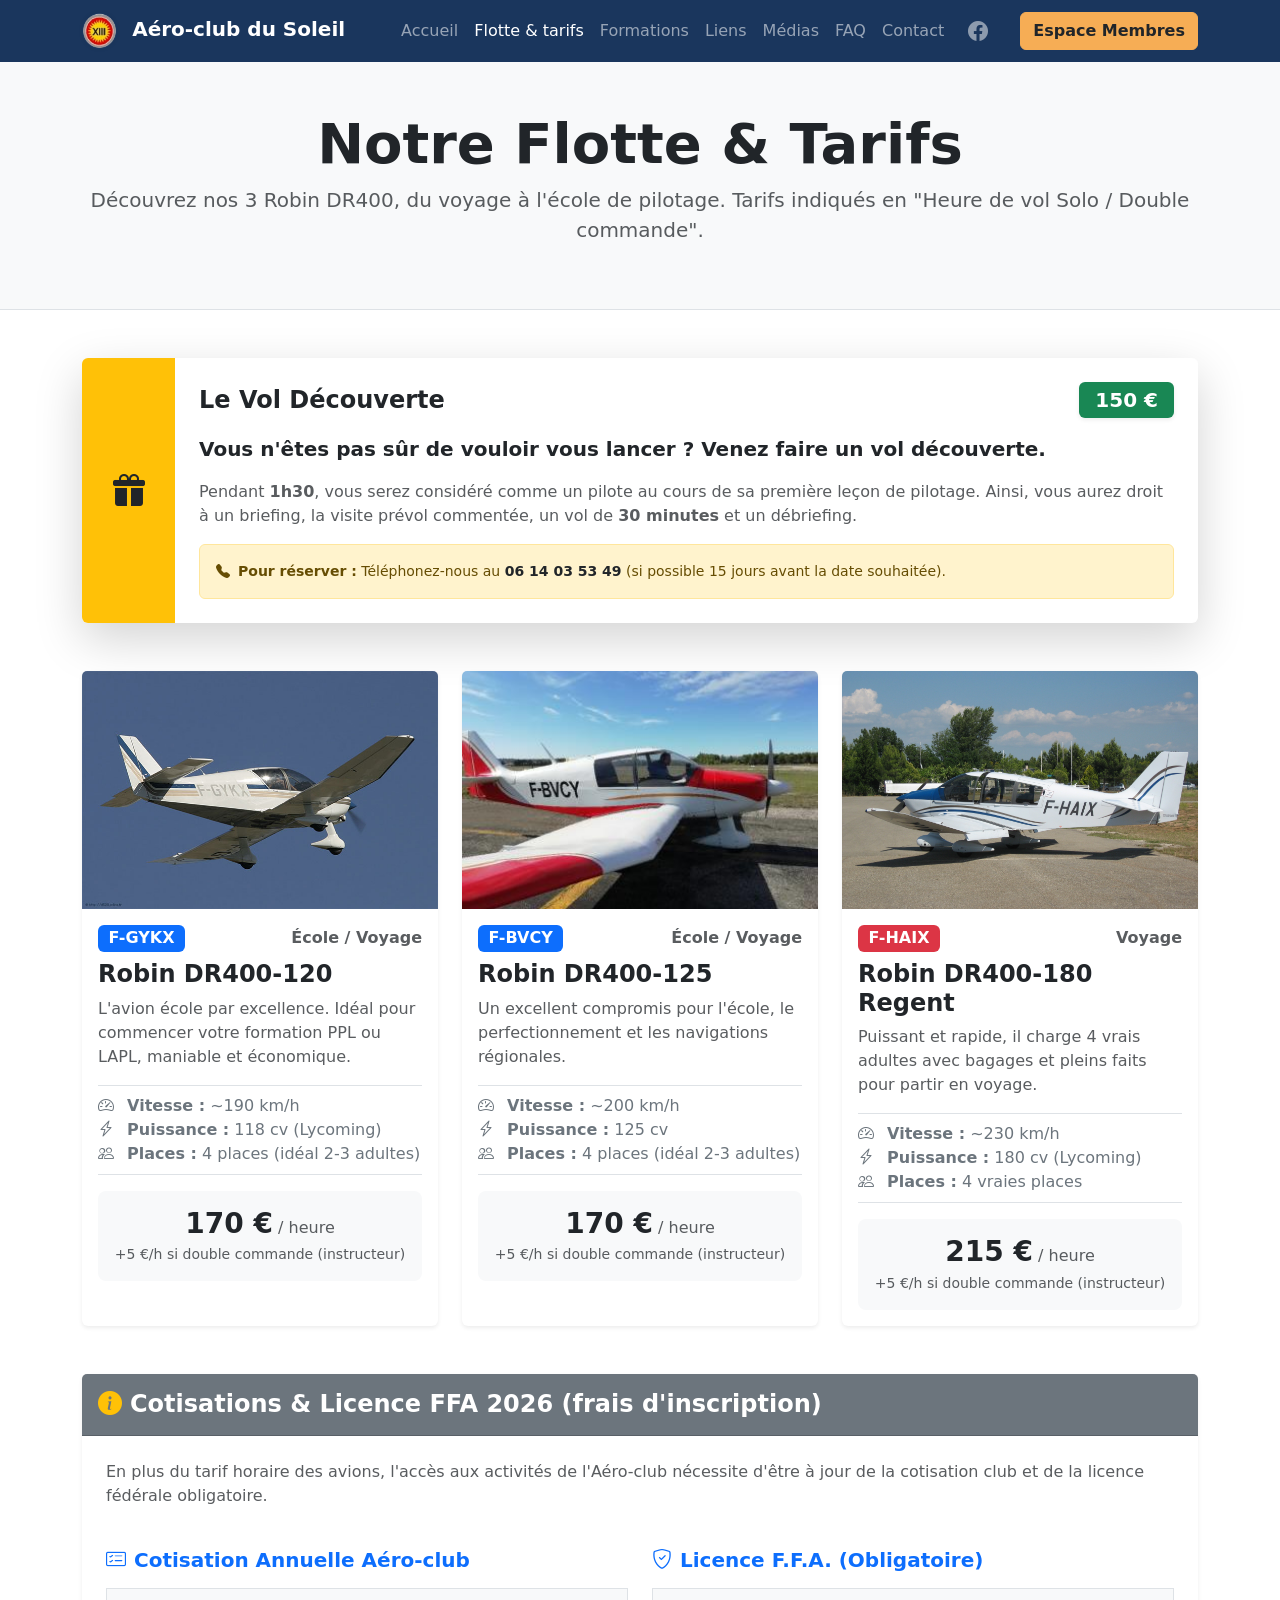
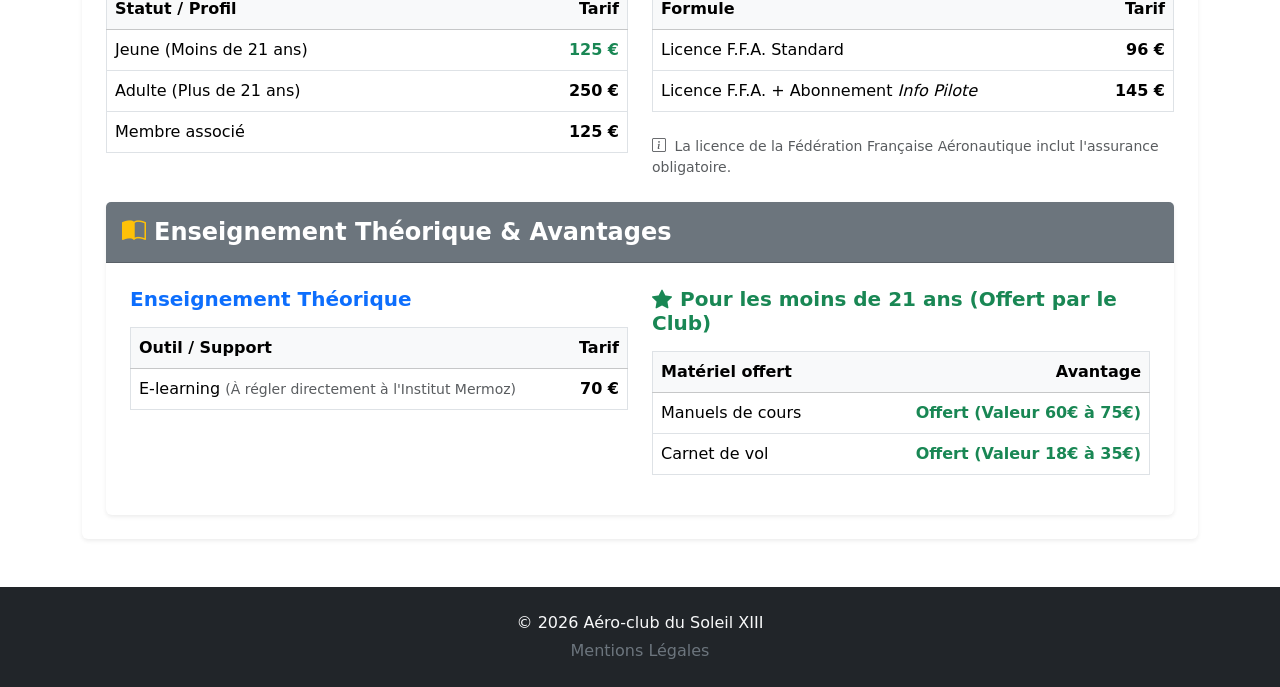
<file: flotte.html>
<!DOCTYPE html>
<html lang="fr">

<head>
  <meta charset="UTF-8">
  <meta name="viewport" content="width=device-width, initial-scale=1.0">
  <title>La Flotte - Aéro-club du Soleil XIII</title>
  <!-- Bootstrap CSS -->
  <link href="https://cdn.jsdelivr.net/npm/bootstrap@5.3.3/dist/css/bootstrap.min.css" rel="stylesheet">
  <!-- Vos styles -->
  <link rel="stylesheet" href="css/style.css">
  <!-- Icônes Bootstrap -->
  <link rel="stylesheet" href="https://cdn.jsdelivr.net/npm/bootstrap-icons@1.11.3/font/bootstrap-icons.min.css">
</head>

<body>

  <!-- NAV BAR -->
  <nav class="navbar navbar-expand-lg navbar-dark bg-dark sticky-top">
    <div class="container">
      <a class="navbar-brand fw-bold" href="index.html"><img src="assets/logo.png" alt="Logo Aéro-club du Soleil XIII"
          style="height: 2.2rem; width: auto; margin-right: 0.5rem; vertical-align: middle; border-radius: 50%; box-shadow: 0 0 4px #0001;">
        Aéro-club du Soleil</a>
      <button class="navbar-toggler" type="button" data-bs-toggle="collapse" data-bs-target="#navbarNav"
        aria-label="Toggle navigation">
        <span class="navbar-toggler-icon"></span>
      </button>
      <div class="collapse navbar-collapse" id="navbarNav">
        <ul class="navbar-nav ms-auto align-items-lg-center">
          <li class="nav-item"><a class="nav-link" href="index.html">Accueil</a></li>
          <li class="nav-item"><a class="nav-link active" href="flotte.html">Flotte & tarifs</a></li>
          <li class="nav-item"><a class="nav-link" href="formations.html">Formations</a></li>
          <li class="nav-item"><a class="nav-link" href="liens.html">Liens</a></li>
          <li class="nav-item"><a class="nav-link" href="medias.html">Médias</a></li>
          <li class="nav-item"><a class="nav-link" href="faq.html">FAQ</a></li>
          <li class="nav-item"><a class="nav-link" href="contact.html">Contact</a></li>
          <!-- Lien Facebook dans la Nav Bar -->
          <li class="nav-item px-lg-2">
            <a class="nav-link text-white-50" href="https://www.facebook.com/share/19WQrawnYj/?mibextid=wwXIfr" target="_blank"
              rel="noopener" title="Facebook du club">
              <i class="bi bi-facebook fs-5"></i><span class="d-lg-none ms-2">Facebook</span>
            </a>
          </li>
          <li class="nav-item ms-lg-3">
            <a class="btn btn-warning text-dark fw-bold" href="https://online.aerogest.fr/Connection/Logon"
              target="_blank" rel="noopener">Espace Membres</a>
          </li>
        </ul>
      </div>
    </div>
  </nav>

  <!-- TITRE DE LA PAGE -->
  <header class="bg-light py-5 border-bottom mb-5">
    <div class="container text-center">
      <h1 class="fw-bold display-4 text-dark">Notre Flotte & Tarifs</h1>
      <p class="lead text-muted">Découvrez nos 3 Robin DR400, du voyage à l'école de pilotage. Tarifs indiqués en "Heure
        de vol Solo / Double commande".</p>
    </div>
  </header>

  <!-- GRILLE DES AVIONS -->
  <main class="container mb-5">

    <!-- CARTE VOL DECOUVERTE -->
    <div class="card border-0 shadow-lg mb-5 overflow-hidden">
      <div class="row g-0">
        <!-- Bandeau latéral de mise en valeur (Optionnel, donne du style) -->
        <div class="col-md-1 bg-warning d-flex align-items-center justify-content-center py-3 py-md-0">
          <i class="bi bi-gift-fill text-dark fs-2"></i>
        </div>

        <!-- Contenu de la carte -->
        <div class="col-md-11">
          <div class="card-body p-4">
            <div class="d-flex flex-column flex-sm-row justify-content-between align-items-sm-center mb-3 gap-2">
              <h3 class="h4 fw-bold text-dark mb-0">Le Vol Découverte</h3>
              <!-- Le prix est dans tarifs.json -->
              <span class="badge bg-success fs-5 fw-bold px-3 py-2 shadow-sm">
                <span id="prix-decouverte">--- €</span>
              </span>
            </div>

            <p class="lead text-dark fw-semibold mb-3">
              Vous n'êtes pas sûr de vouloir vous lancer ? Venez faire un vol découverte.
            </p>

            <p class="text-muted mb-3">
              Pendant <strong>1h30</strong>, vous serez considéré comme un pilote au cours de sa première leçon de
              pilotage.
              Ainsi, vous aurez droit à un briefing, la visite prévol commentée, un vol de <strong>30 minutes</strong>
              et un
              débriefing.
            </p>

            <div class="alert alert-warning small mb-0" role="alert">
              <i class="bi bi-telephone-fill me-2"></i><strong>Pour réserver :</strong> Téléphonez-nous au <a
                href="tel:+33614035349" class="fw-bold text-dark text-decoration-none">06 14 03 53 49</a> (si possible
              15 jours avant la date souhaitée).
            </div>
          </div>
        </div>
      </div>
    </div>


    <div class="row g-4">

      <!-- AVION 1 : DR400-120 (F-GYKX) -->
      <div class="col-lg-4 col-md-6">
        <div class="card h-100 shadow-sm border-0">
          <div class="ratio-kx card-img-top overflow-hidden">
            <img src="assets/img/flotte/KX_1.jpg" class="img-flotte" alt="Robin DR400-120 F-GYKX">
          </div>
          <div class="card-body">
            <div class="d-flex justify-content-between align-items-center mb-2">
              <span class="badge bg-primary fs-6">F-GYKX</span>
              <span class="text-muted fw-bold">École / Voyage</span>
            </div>
            <h3 class="card-title h4 fw-bold">Robin DR400-120</h3>
            <p class="card-text text-muted">L'avion école par excellence. Idéal pour commencer votre formation PPL ou
              LAPL, maniable et économique.</p>

            <!-- Caractéristiques -->
            <ul class="list-unstyled my-3 border-top border-bottom py-2 text-secondary">
              <li><i class="bi bi-speedometer2 me-2"></i> <strong>Vitesse :</strong> ~190 km/h</li>
              <li><i class="bi bi-lightning-charge me-2"></i> <strong>Puissance :</strong> 118 cv (Lycoming)</li>
              <li><i class="bi bi-people me-2"></i> <strong>Places :</strong> 4 places (idéal 2-3 adultes)</li>
            </ul>

            <!-- Tarif Dynamique -->
            <div class="text-center bg-light p-3 rounded-3">
              <span id="prix-kx" class="h3 fw-bold text-dark">--- €</span> <span class="text-muted">/ heure</span>
              <div class="small text-muted mt-1">+<span class="dc-kx">--</span> €/h si double commande (instructeur)
              </div>
            </div>
          </div>
        </div>
      </div>

      <!-- AVION 2 : DR400-125 (F-BVCY) -->
      <div class="col-lg-4 col-md-6">
        <div class="card h-100 shadow-sm border-0">
          <div class="ratio-kx card-img-top overflow-hidden">
            <img src="assets/img/flotte/CY_1.jpg" class="img-flotte" alt="Robin DR400-125 F-BVCY">
          </div>
          <div class="card-body">
            <div class="d-flex justify-content-between align-items-center mb-2">
              <span class="badge bg-primary fs-6">F-BVCY</span>
              <span class="text-muted fw-bold">École / Voyage</span>
            </div>
            <h3 class="card-title h4 fw-bold">Robin DR400-125</h3>
            <p class="card-text text-muted">Un excellent compromis pour l'école, le perfectionnement et les navigations
              régionales.</p>

            <!-- Caractéristiques -->
            <ul class="list-unstyled my-3 border-top border-bottom py-2 text-secondary">
              <li><i class="bi bi-speedometer2 me-2"></i> <strong>Vitesse :</strong> ~200 km/h</li>
              <li><i class="bi bi-lightning-charge me-2"></i> <strong>Puissance :</strong> 125 cv</li>
              <li><i class="bi bi-people me-2"></i> <strong>Places :</strong> 4 places (idéal 2-3 adultes)</li>
            </ul>

            <!-- Tarif Dynamique -->
            <div class="text-center bg-light p-3 rounded-3">
              <span id="prix-bvcy" class="h3 fw-bold text-dark">-- €</span> <span class="text-muted">/ heure</span>
              <div class="small text-muted mt-1">+<span class="dc-bvcy">--</span> €/h si double commande (instructeur)
              </div>
            </div>
          </div>
        </div>
      </div>

      <!-- AVION 3 : DR400-180 (F-HAIX) -->
      <div class="col-lg-4 col-md-12">
        <div class="card h-100 shadow-sm border-0">
          <div class="ratio-kx card-img-top overflow-hidden">
            <img src="assets/img/flotte/IX_1.jpg" class="img-flotte" alt="Robin DR400-180 F-HAIX">
          </div>
          <div class="card-body">
            <div class="d-flex justify-content-between align-items-center mb-2">
              <span class="badge bg-danger fs-6">F-HAIX</span>
              <span class="text-muted fw-bold">Voyage</span>
            </div>
            <h3 class="card-title h4 fw-bold">Robin DR400-180 Regent</h3>
            <p class="card-text text-muted">Puissant et rapide, il charge 4 vrais adultes avec
              bagages et pleins faits pour partir en voyage.</p>

            <!-- Caractéristiques -->
            <ul class="list-unstyled my-3 border-top border-bottom py-2 text-secondary">
              <li><i class="bi bi-speedometer2 me-2"></i> <strong>Vitesse :</strong> ~230 km/h</li>
              <li><i class="bi bi-lightning-charge me-2"></i> <strong>Puissance :</strong> 180 cv (Lycoming)</li>
              <li><i class="bi bi-people me-2"></i> <strong>Places :</strong> 4 vraies places</li>
            </ul>

            <!-- Tarif Dynamique -->
            <div class="text-center bg-light p-3 rounded-3">
              <span id="prix-haix" class="h3 fw-bold text-dark">-- €</span> <span class="text-muted">/ heure</span>
              <div class="small text-muted mt-1">+<span class="dc-haix">--</span> €/h si double commande (instructeur)
              </div>
            </div>
          </div>
        </div>
      </div>

    </div>

    <!-- SECTION REPERES TARIFAIRES : Cotisations & Licence -->
    <div class="row mt-5">
      <div class="col-12">
        <div class="card border-0 shadow-sm">
          <div class="card-header bg-secondary text-white p-3">
            <h4 class="mb-0 fw-bold">
              <i class="bi bi-info-circle-fill me-2 text-warning"></i>Cotisations & Licence FFA <span
                id="annee-tarifs"></span>
              (frais d'inscription)
            </h4>
          </div>
          <div class="card-body p-4">
            <p class="text-muted">En plus du tarif horaire des avions, l'accès aux activités de l'Aéro-club nécessite
              d'être à jour de la cotisation club et de la licence fédérale obligatoire.</p>

            <div class="row g-4 mt-2">
              <!-- Tableau Cotisations Club -->
              <div class="col-md-6">
                <h5 class="fw-bold text-primary mb-3"><i class="bi bi-card-checklist me-2"></i>Cotisation Annuelle
                  Aéro-club</h5>
                <div class="table-responsive">
                  <table class="table table-hover align-middle border">
                    <thead class="table-light">
                      <tr>
                        <th>Statut / Profil</th>
                        <th class="text-end">Tarif</th>
                      </tr>
                    </thead>
                    <tbody>
                      <tr>
                        <td>Jeune (Moins de 21 ans)</td>
                        <td class="text-end fw-bold text-success" id="cotis-jeune">-- €</td>
                      </tr>
                      <tr>
                        <td>Adulte (Plus de 21 ans)</td>
                        <td class="text-end fw-bold" id="cotis-adulte">-- €</td>
                      </tr>
                      <tr>
                        <td>Membre associé</td>
                        <td class="text-end fw-bold" id="cotis-associe">-- €</td>
                      </tr>
                    </tbody>
                  </table>
                </div>
              </div>

              <!-- Tableau Licence FFA -->
              <div class="col-md-6">
                <h5 class="fw-bold text-primary mb-3"><i class="bi bi-shield-check me-2"></i>Licence F.F.A.
                  (Obligatoire)</h5>
                <div class="table-responsive">
                  <table class="table table-hover align-middle border">
                    <thead class="table-light">
                      <tr>
                        <th>Formule</th>
                        <th class="text-end">Tarif</th>
                      </tr>
                    </thead>
                    <tbody>
                      <tr>
                        <td>Licence F.F.A. Standard</td>
                        <td class="text-end fw-bold" id="ffa-standard">-- €</td>
                      </tr>
                      <tr>
                        <td>Licence F.F.A. + Abonnement <em>Info Pilote</em></td>
                        <td class="text-end fw-bold" id="ffa-revue">-- €</td>
                      </tr>
                    </tbody>
                  </table>
                </div>
                <div class="small text-muted mt-2">
                  <i class="bi bi-info-square me-1"></i> La licence de la Fédération Française Aéronautique inclut
                  l'assurance obligatoire.
                </div>
              </div>
            </div>

            <!-- SECTION ENSEIGNEMENT THÉORIQUE & AVANTAGES -->
            <div class="row mt-4">
              <div class="col-12">
                <div class="card border-0 shadow-sm">
                  <div class="card-header bg-secondary text-white p-3">
                    <h4 class="mb-0 fw-bold"><i class="bi bi-book-half me-2 text-warning"></i>Enseignement Théorique &
                      Avantages
                    </h4>
                  </div>
                  <div class="card-body p-4">
                    <div class="row g-4">

                      <!-- Formation théorique globale -->
                      <div class="col-md-6">
                        <h5 class="fw-bold text-primary mb-3">Enseignement Théorique</h5>
                        <table class="table table-hover border align-middle">
                          <thead class="table-light">
                            <tr>
                              <th>Outil / Support</th>
                              <th class="text-end">Tarif</th>
                            </tr>
                          </thead>
                          <tbody>
                            <tr>
                              <td>E-learning <span class="small text-muted">(À régler directement à l'Institut
                                  Mermoz)</span></td>
                              <td class="text-end fw-bold" id="theorie-mermoz">-- €</td>
                            </tr>
                          </tbody>
                        </table>
                      </div>

                      <!-- Avantages Moins de 21 ans -->
                      <div class="col-md-6">
                        <h5 class="fw-bold text-success mb-3"><i class="bi bi-star-fill me-2"></i>Pour les moins de 21
                          ans (Offert
                          par le Club)</h5>
                        <table class="table table-hover border align-middle">
                          <thead class="table-light">
                            <tr>
                              <th>Matériel offert</th>
                              <th class="text-end">Avantage</th>
                            </tr>
                          </thead>
                          <tbody>
                            <tr>
                              <td>Manuels de cours</td>
                              <td class="text-end fw-bold text-success" id="jeune-manuels">--</td>
                            </tr>
                            <tr>
                              <td>Carnet de vol</td>
                              <td class="text-end fw-bold text-success" id="jeune-carnet">--</td>
                            </tr>
                          </tbody>
                        </table>
                      </div>

                    </div>
                  </div>
                </div>
              </div>
            </div>

          </div>
        </div>
      </div>
    </div>
  </main>

  <!-- FOOTER -->
  <footer class="bg-dark text-light py-4">
    <div class="container text-center">
      <p class="mb-1">&copy; 2026 Aéro-club du Soleil XIII</p>
      <p class="mb-0">
        <a href="mentions-legales.html" class="text-secondary text-decoration-none small-link"
          style="transition: color 0.2s;">Mentions Légales</a>
      </p>
    </div>
  </footer>

  <!-- Bootstrap JS & Script des Variables -->
  <script src="https://cdn.jsdelivr.net/npm/bootstrap@5.3.3/dist/js/bootstrap.bundle.min.js"></script>
  <script src="js/main.js"></script>
</body>

</html>
</file>
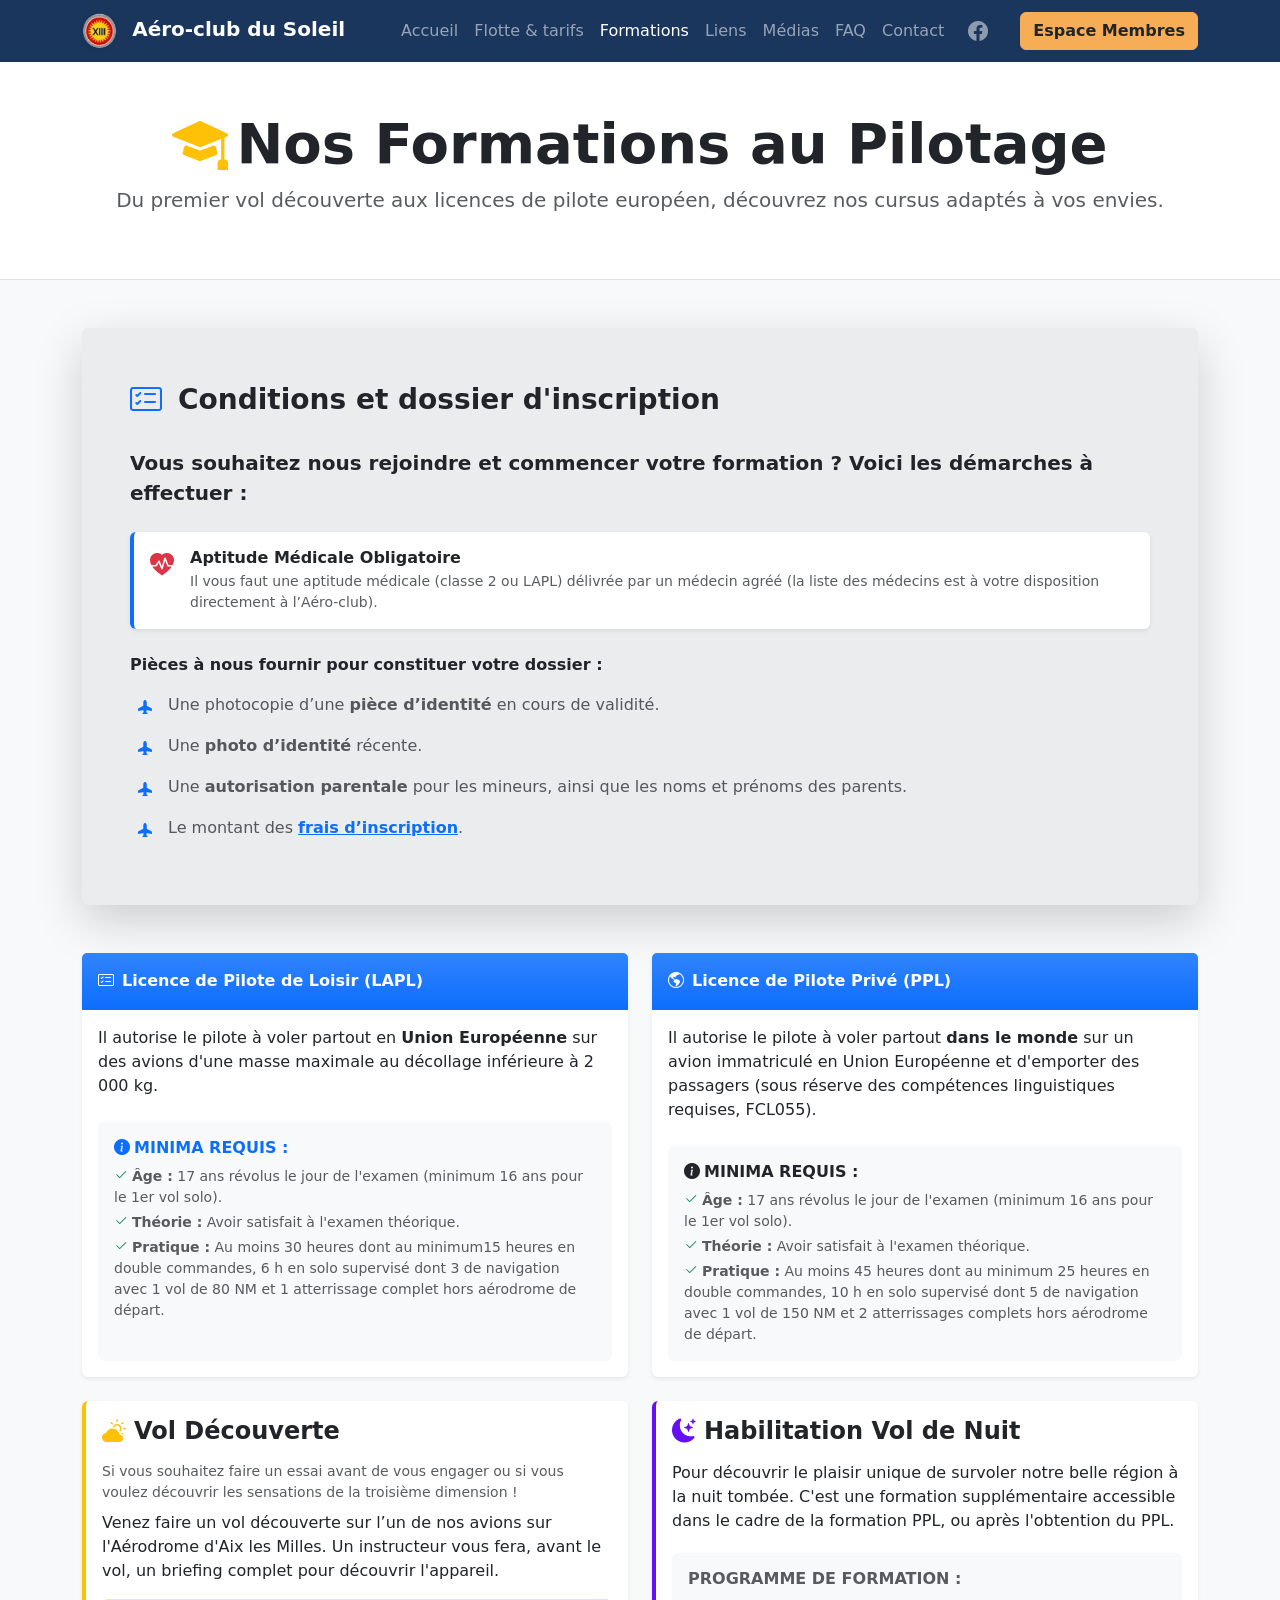
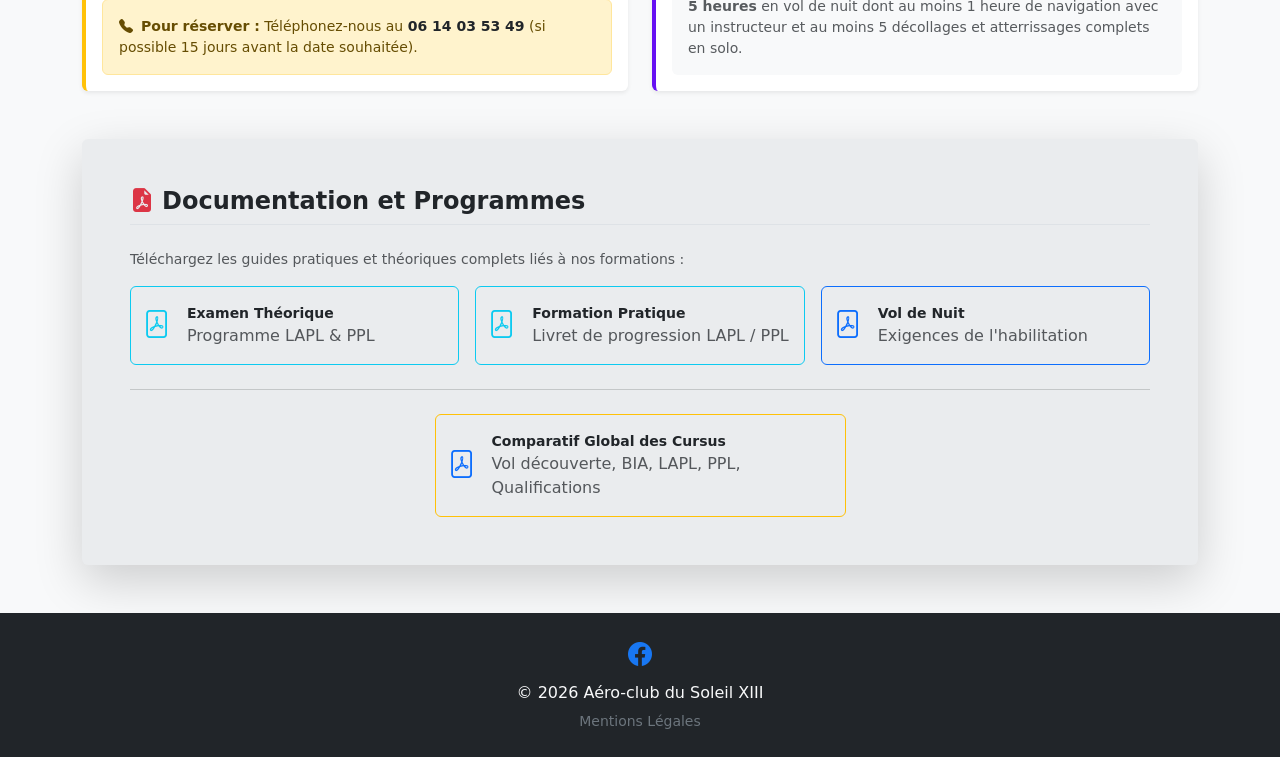
<file: formations.html>
<!DOCTYPE html>
<html lang="fr">

<head>
  <meta charset="UTF-8">
  <meta name="viewport" content="width=device-width, initial-scale=1.0">
  <title>Formations - Aéro-club du Soleil XIII</title>
  <!-- Bootstrap CSS -->
  <link href="https://cdn.jsdelivr.net/npm/bootstrap@5.3.3/dist/css/bootstrap.min.css" rel="stylesheet">
  <!-- Vos styles -->
  <link rel="stylesheet" href="css/style.css">
  <!-- Icônes Bootstrap -->
  <link rel="stylesheet" href="https://cdn.jsdelivr.net/npm/bootstrap-icons@1.11.3/font/bootstrap-icons.min.css">
</head>

<body class="bg-light">

  <!-- NAV BAR -->
  <nav class="navbar navbar-expand-lg navbar-dark bg-dark sticky-top">
    <div class="container">
      <a class="navbar-brand fw-bold" href="index.html"><img src="assets/logo.png" alt="Logo Aéro-club du Soleil XIII"
          style="height: 2.2rem; width: auto; margin-right: 0.5rem; vertical-align: middle; border-radius: 50%; box-shadow: 0 0 4px #0001;">
        Aéro-club du Soleil</a>
      <button class="navbar-toggler" type="button" data-bs-toggle="collapse" data-bs-target="#navbarNav"
        aria-label="Toggle navigation">
        <span class="navbar-toggler-icon"></span>
      </button>
      <div class="collapse navbar-collapse" id="navbarNav">
        <ul class="navbar-nav ms-auto align-items-lg-center">
          <li class="nav-item"><a class="nav-link" href="index.html">Accueil</a></li>
          <li class="nav-item"><a class="nav-link" href="flotte.html">Flotte & tarifs</a></li>
          <li class="nav-item"><a class="nav-link active" href="formations.html">Formations</a></li>
          <li class="nav-item"><a class="nav-link" href="liens.html">Liens</a></li>
          <li class="nav-item"><a class="nav-link" href="medias.html">Médias</a></li>
          <li class="nav-item"><a class="nav-link" href="faq.html">FAQ</a></li>
          <li class="nav-item"><a class="nav-link" href="contact.html">Contact</a></li>

          <!-- Lien Facebook -->
          <li class="nav-item px-lg-2">
            <a class="nav-link text-white-50" href="https://www.facebook.com/share/19WQrawnYj/?mibextid=wwXIfr" target="_blank"
              rel="noopener" title="Facebook du club">
              <i class="bi bi-facebook fs-5"></i><span class="d-lg-none ms-2">Facebook</span>
            </a>
          </li>

          <li class="nav-item ms-lg-3">
            <a class="btn btn-warning text-dark fw-bold" href="https://online.aerogest.fr/Connection/Logon"
              target="_blank" rel="noopener">Espace Membres</a>
          </li>
        </ul>
      </div>
    </div>
  </nav>

  <!-- TITRE DE LA PAGE -->
  <header class="bg-white py-5 border-bottom mb-5">
    <div class="container text-center">
      <h1 class="fw-bold display-4 text-dark"><i class="bi bi-mortarboard-fill me-2 text-warning"></i>Nos Formations au
        Pilotage</h1>
      <p class="lead text-muted">Du premier vol découverte aux licences de pilote européen, découvrez nos cursus
        adaptés à vos envies.</p>
    </div>
  </header>

  <main class="container mb-5">

    <!-- CARTE CONDITIONS D'INSCRIPTION -->
    <div class="card border-0 shadow-lg mb-5 bg-secondary bg-opacity-10">
      <div class="card-body p-4 p-md-5">
        <div class="d-flex align-items-center mb-4">
          <div class="text-primary fs-2 me-3">
            <i class="bi bi-card-checklist"></i>
          </div>
          <h2 class="h3 card-title fw-bold text-dark mb-0">Conditions et dossier d'inscription</h2>
        </div>

        <p class="lead text-dark fw-semibold mb-4">
          Vous souhaitez nous rejoindre et commencer votre formation ? Voici les démarches à effectuer :
        </p>

        <!-- Condition Médicale Principale -->
        <div class="p-3 bg-white rounded border-start border-primary border-4 mb-4 shadow-sm">
          <div class="d-flex">
            <i class="bi bi-heart-pulse-fill text-danger fs-4 me-3"></i>
            <div>
              <h4 class="h6 fw-bold text-dark mb-1">Aptitude Médicale Obligatoire</h4>
              <p class="text-muted small mb-0">Il vous faut une aptitude médicale (classe 2 ou LAPL) délivrée par un
                médecin agréé (la liste
                des médecins est à votre disposition directement à l’Aéro-club).</p>
            </div>
          </div>
        </div>

        <p class="fw-bold text-dark mb-3">Pièces à nous fournir pour constituer votre dossier :</p>

        <!-- Liste des pièces -->
        <ul class="list-unstyled ms-2">
          <li class="d-flex align-items-start mb-3">
            <i class="bi bi-airplane-fill text-primary me-3 mt-1 small"></i>
            <span class="text-muted">Une photocopie d’une <strong>pièce d’identité</strong> en cours de validité.</span>
          </li>
          <li class="d-flex align-items-start mb-3">
            <i class="bi bi-airplane-fill text-primary me-3 mt-1 small"></i>
            <span class="text-muted">Une <strong>photo d’identité</strong> récente.</span>
          </li>
          <li class="d-flex align-items-start mb-3">
            <i class="bi bi-airplane-fill text-primary me-3 mt-1 small"></i>
            <span class="text-muted">Une <strong>autorisation parentale</strong> pour les mineurs, ainsi que les noms et
              prénoms des parents.</span>
          </li>
          <li class="d-flex align-items-start mb-3">
            <i class="bi bi-airplane-fill text-primary me-3 mt-1 small"></i>
            <span class="text-muted">Le montant des <strong><a href="flotte.html"
                  class="fw-bold text-primary text-decoration-underline">frais d’inscription</a></strong>.</span>
          </li>
        </ul>
      </div>
    </div>

    <!-- CONTENU PRINCIPAL : LES 4 CARDS -->
    <div class="row g-4">

      <!-- 1. LE LAPL -->
      <div class="col-md-6">
        <div class="card h-100 border-0 shadow-sm">
          <div class="card-header bg-primary text-white py-3 fw-bold bg-gradient">
            <i class="bi bi-card-checklist me-2"></i>Licence de Pilote de Loisir (LAPL)
          </div>
          <div class="card-body d-flex flex-column">
            <p class="card-text text-dark">
              Il autorise le pilote à voler partout en <strong>Union Européenne</strong> sur des avions d'une masse
              maximale au décollage inférieure à 2 000 kg.
            </p>
            <div class="mt-2 bg-light p-3 rounded flex-grow-1">
              <h5 class="h6 fw-bold text-uppercase text-primary mb-2"><i class="bi bi-info-circle-fill me-1"></i>Minima
                requis :</h5>
              <ul class="list-unstyled small text-muted mb-0">
                <li class="mb-1"><i class="bi bi-check2 text-success me-1"></i><strong>Âge :</strong> 17 ans révolus le
                  jour de l'examen (minimum 16 ans pour le 1er vol solo).</li>
                <li class="mb-1"><i class="bi bi-check2 text-success me-1"></i><strong>Théorie :</strong> Avoir
                  satisfait à l'examen théorique.</li>
                <li class="mb-0"><i class="bi bi-check2 text-success me-1"></i><strong>Pratique :</strong> Au moins 30
                  heures dont au minimum15
                  heures en double commandes, 6 h en solo supervisé dont 3 de navigation avec 1 vol de 80 NM et 1
                  atterrissage complet hors aérodrome de départ.</li>
              </ul>
            </div>
          </div>
        </div>
      </div>

      <!-- 2. LE PPL -->
      <div class="col-md-6">
        <div class="card h-100 border-0 shadow-sm">
          <div class="card-header bg-primary text-white py-3 fw-bold bg-gradient">
            <i class="bi bi-globe-americas me-2"></i>Licence de Pilote Privé (PPL)
          </div>
          <div class="card-body d-flex flex-column">
            <p class="card-text text-dark">
              Il autorise le pilote à voler partout <strong>dans le monde</strong> sur un avion immatriculé en Union
              Européenne et d'emporter des passagers (sous réserve des compétences linguistiques requises, FCL055).
            </p>
            <div class="mt-2 bg-light p-3 rounded flex-grow-1">
              <h5 class="h6 fw-bold text-uppercase text-dark mb-2"><i class="bi bi-info-circle-fill me-1"></i>Minima
                requis :</h5>
              <ul class="list-unstyled small text-muted mb-0">
                <li class="mb-1"><i class="bi bi-check2 text-success me-1"></i><strong>Âge :</strong> 17 ans révolus le
                  jour de l'examen (minimum 16 ans pour le 1er vol solo).</li>
                <li class="mb-1"><i class="bi bi-check2 text-success me-1"></i><strong>Théorie :</strong> Avoir
                  satisfait à l'examen théorique.</li>
                <li class="mb-0"><i class="bi bi-check2 text-success me-1"></i><strong>Pratique :</strong> Au moins 45
                  heures dont au minimum 25 heures en double commandes, 10 h en solo supervisé dont 5 de navigation avec
                  1 vol de 150 NM et 2 atterrissages complets hors aérodrome de départ.</li>
              </ul>
            </div>
          </div>
        </div>
      </div>

      <!-- 3. VOL DÉCOUVERTE -->
      <div class="col-md-6">
        <div class="card h-100 border-0 shadow-sm border-start border-warning border-4">
          <div class="card-body d-flex flex-column">
            <h3 class="h4 fw-bold text-dark mb-3"><i class="bi bi-cloud-sun-fill text-warning me-2"></i>Vol Découverte
            </h3>
            <p class="text-muted small mb-2">Si vous souhaitez faire un essai avant de vous engager ou si vous voulez
              découvrir les sensations de la troisième dimension !</p>
            <p class="card-text text-dark">
              Venez faire un vol découverte sur l’un de nos avions sur l'Aérodrome d'Aix les Milles. Un instructeur vous
              fera, avant le vol, un briefing complet pour découvrir l'appareil.
            </p>
            <div class="alert alert-warning small mt-auto mb-0" role="alert">
              <i class="bi bi-telephone-fill me-2"></i><strong>Pour réserver :</strong> Téléphonez-nous au <a
                href="tel:+33614035349" class="fw-bold text-dark text-decoration-none">06 14 03 53 49</a> (si possible
              15 jours avant la date souhaitée).
            </div>
          </div>
        </div>
      </div>

      <!-- 4. HABILITATION VOL DE NUIT -->
      <div class="col-md-6">
        <div class="card h-100 border-0 shadow-sm border-start border-indigo border-4"
          style="border-left-color: #6610f2 !important;">
          <div class="card-body d-flex flex-column">
            <h3 class="h4 fw-bold text-dark mb-3"><i class="bi bi-moon-stars-fill me-2"
                style="color: #6610f2;"></i>Habilitation Vol de Nuit</h3>
            <p class="card-text text-dark">
              Pour découvrir le plaisir unique de survoler notre belle région à la nuit tombée. C'est une formation
              supplémentaire accessible dans le cadre de la formation PPL, ou après l'obtention du PPL.
            </p>
            <div class="mt-auto bg-light p-3 rounded">
              <h5 class="h6 fw-bold text-uppercase text-muted mb-2">Programme de formation :</h5>
              <p class="small text-muted mb-0">
                <strong>5 heures</strong> en vol de nuit dont au moins 1 heure de navigation avec un instructeur et au
                moins 5 décollages et atterrissages complets en solo.
              </p>
            </div>
          </div>
        </div>
      </div>

    </div>

    <!-- SECTION DOCUMENTATION / LIENS PDF -->
    <section class="mt-5 bg-secondary bg-opacity-10 p-4 p-md-5 rounded shadow-lg">
      <h3 class="fw-bold h4 mb-4 text-dark border-bottom pb-2"><i
          class="bi bi-file-earmark-pdf-fill text-danger me-2"></i>Documentation et Programmes</h3>
      <p class="text-muted small">Téléchargez les guides pratiques et théoriques complets liés à nos formations :</p>

      <!-- LIGNE 1 : Les 3 premiers PDF -->
      <div class="row g-3">
        <!-- PDF 1 -->
        <div class="col-md-4">
          <a href="assets/pdf/theorie-lapl-ppl.pdf" target="_blank"
            class="btn btn-outline-info w-100 py-3 text-start d-flex align-items-center h-100">
            <i class="bi bi-file-pdf fs-3 me-3"></i>
            <div>
              <span class="d-block fw-bold text-dark small">Examen Théorique</span>
              <span class="text-muted x-small">Programme LAPL & PPL</span>
            </div>
          </a>
        </div>

        <!-- PDF 2 -->
        <div class="col-md-4">
          <a href="assets/pdf/pratique-lapl-ppl.pdf" target="_blank"
            class="btn btn-outline-info w-100 py-3 text-start d-flex align-items-center h-100">
            <i class="bi bi-file-pdf fs-3 me-3"></i>
            <div>
              <span class="d-block fw-bold text-dark small">Formation Pratique</span>
              <span class="text-muted x-small">Livret de progression LAPL / PPL</span>
            </div>
          </a>
        </div>

        <!-- PDF 3 -->
        <div class="col-md-4">
          <a href="assets/pdf/vol-de-nuit.pdf" target="_blank"
            class="btn btn-outline-primary w-100 py-3 text-start d-flex align-items-center h-100">
            <i class="bi bi-file-pdf fs-3 me-3"></i>
            <div>
              <span class="d-block fw-bold text-dark small">Vol de Nuit</span>
              <span class="text-muted x-small">Exigences de l'habilitation</span>
            </div>
          </a>
        </div>
      </div>

      <!-- LIGNE DE SÉPARATION -->
      <hr class="my-4 text-muted opacity-25">

      <!-- LIGNE 2 : Le comparatif tout seul et centré -->
      <div class="row justify-content-center">
        <div class="col-md-6 col-lg-5">
          <a href="assets/pdf/apprendre.pdf" target="_blank"
            class="btn btn-outline-warning w-100 py-3 text-start d-flex align-items-center">
            <i class="bi bi-file-pdf fs-3 me-3 text-primary"></i>
            <div>
              <span class="d-block fw-bold text-dark small">Comparatif Global des Cursus</span>
              <span class="text-muted x-small">Vol découverte, BIA, LAPL, PPL, Qualifications</span>
            </div>
          </a>
        </div>
      </div>

    </section>

  </main>

  <!-- FOOTER -->
  <footer class="bg-dark text-light py-4">
    <div class="container text-center">
      <div class="mb-2">
        <a href="https://www.facebook.com/share/19WQrawnYj/?mibextid=wwXIfr" target="_blank" rel="noopener"
          class="text-light fs-4 mx-2" title="Suivez-nous sur Facebook">
          <i class="bi bi-facebook" style="color: #1877F2;"></i>
        </a>
      </div>
      <p class="mb-1">&copy; 2026 Aéro-club du Soleil XIII</p>
      <p class="mb-0">
        <a href="mentions-legales.html" class="text-secondary text-decoration-none small">Mentions Légales</a>
      </p>
    </div>
  </footer>

  <!-- Bootstrap JS -->
  <script src="https://cdn.jsdelivr.net/npm/bootstrap@5.3.3/dist/js/bootstrap.bundle.min.js"></script>
</body>

</html>
</file>
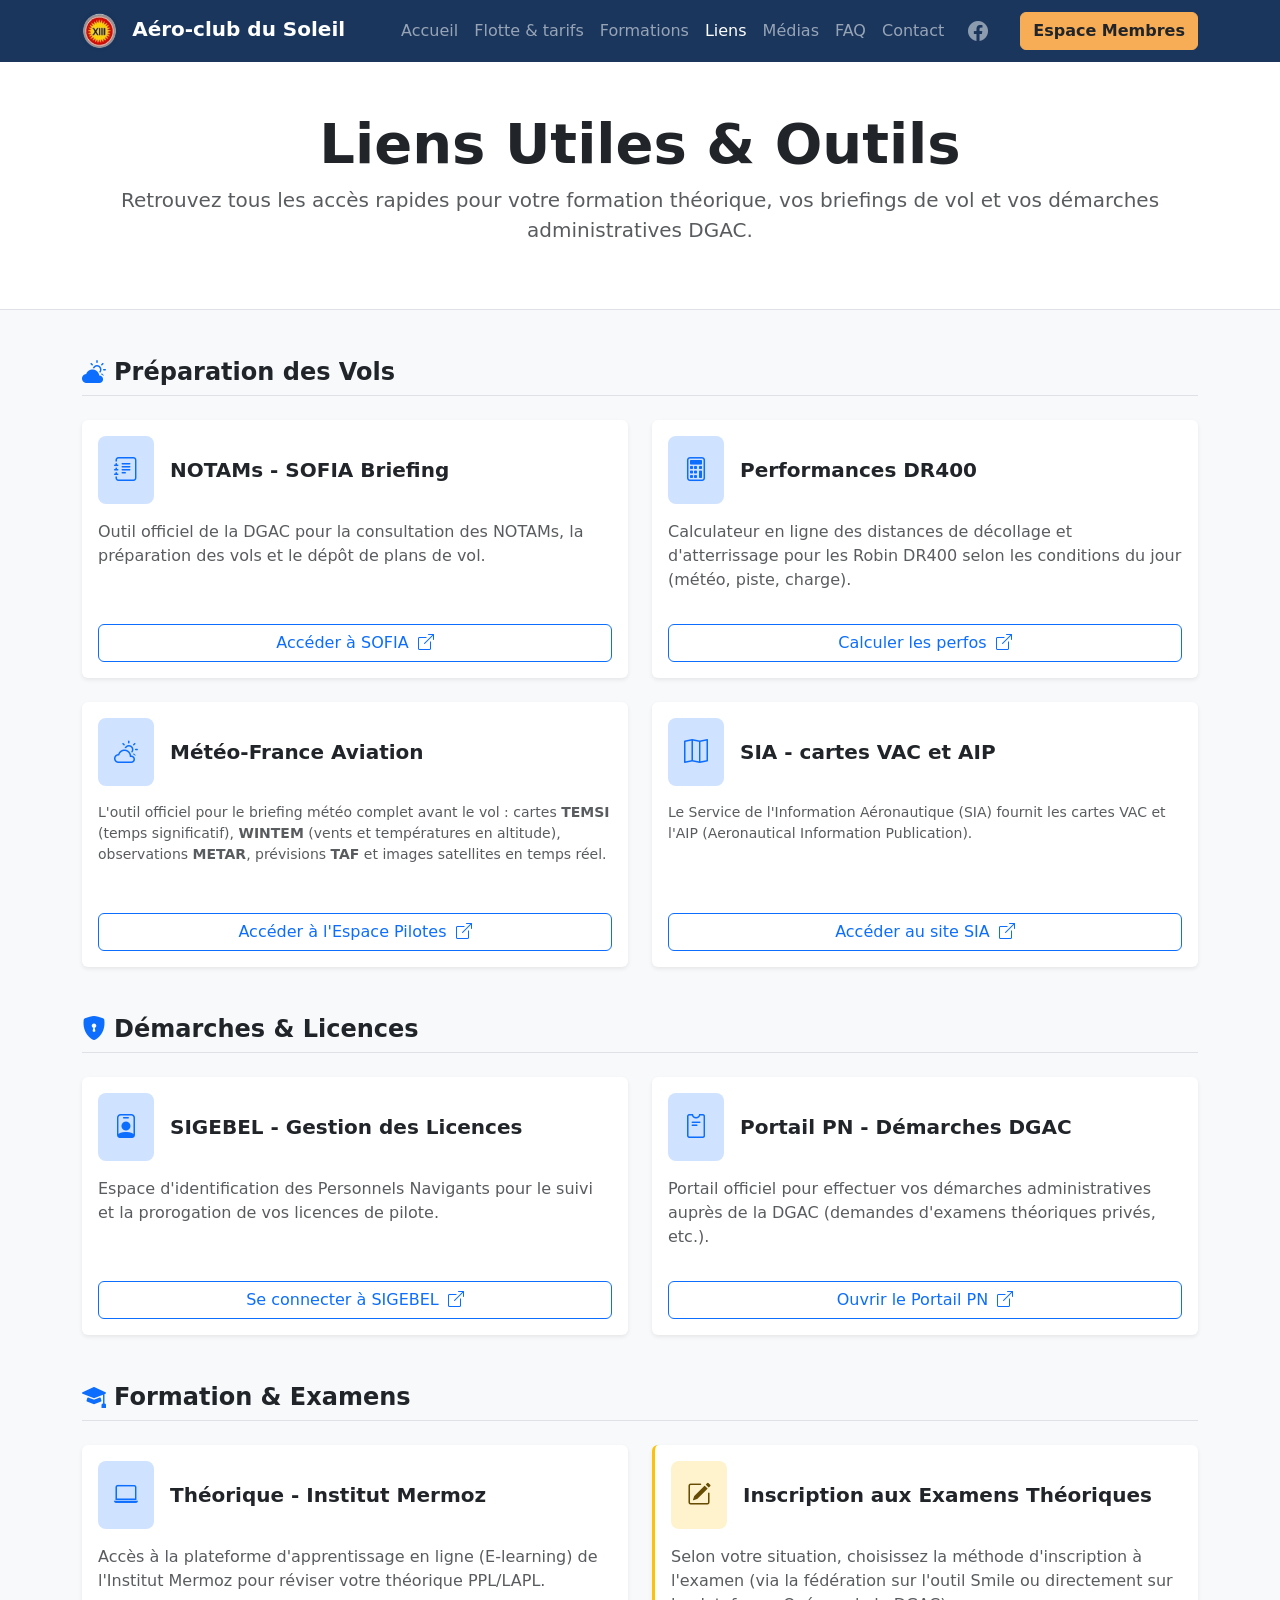
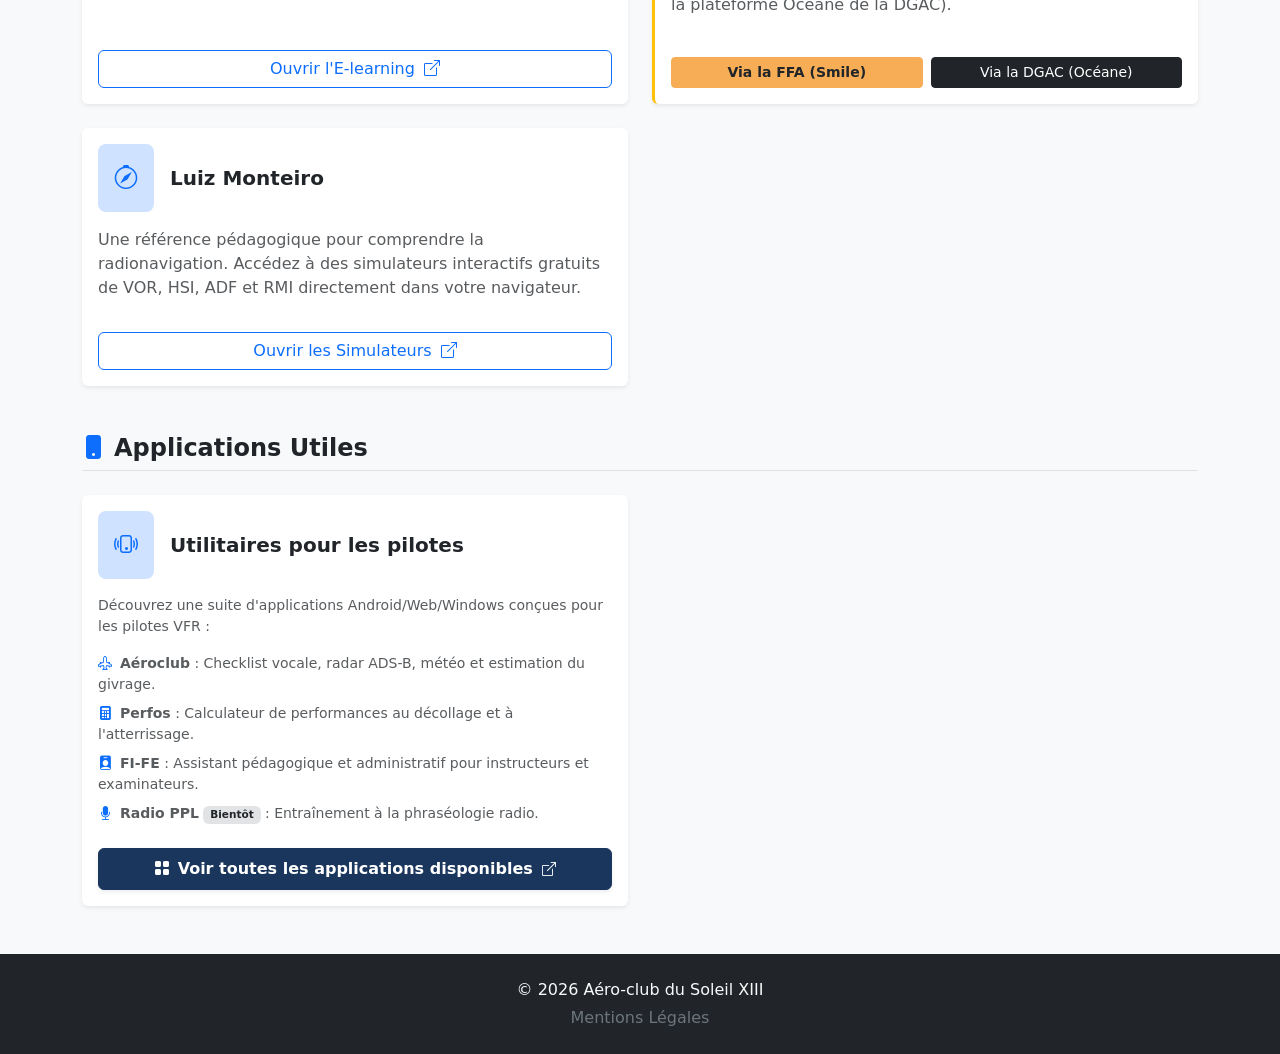
<file: liens.html>
<!DOCTYPE html>
<html lang="fr">

<head>
  <meta charset="UTF-8">
  <meta name="viewport" content="width=device-width, initial-scale=1.0">
  <title>Liens Utiles - Aéro-club du Soleil XIII</title>
  <!-- Bootstrap CSS -->
  <link href="https://cdn.jsdelivr.net/npm/bootstrap@5.3.3/dist/css/bootstrap.min.css" rel="stylesheet">
  <!-- Vos styles -->
  <link rel="stylesheet" href="css/style.css">
  <!-- Icônes Bootstrap -->
  <link rel="stylesheet" href="https://cdn.jsdelivr.net/npm/bootstrap-icons@1.11.3/font/bootstrap-icons.min.css">
</head>

<body class="bg-light">

  <!-- NAV BAR -->
  <nav class="navbar navbar-expand-lg navbar-dark bg-dark sticky-top">
    <div class="container">
      <a class="navbar-brand fw-bold" href="index.html"><img src="assets/logo.png" alt="Logo Aéro-club du Soleil XIII"
          style="height: 2.2rem; width: auto; margin-right: 0.5rem; vertical-align: middle; border-radius: 50%; box-shadow: 0 0 4px #0001;">
        Aéro-club du Soleil</a>
      <button class="navbar-toggler" type="button" data-bs-toggle="collapse" data-bs-target="#navbarNav"
        aria-label="Toggle navigation">
        <span class="navbar-toggler-icon"></span>
      </button>
      <div class="collapse navbar-collapse" id="navbarNav">
        <ul class="navbar-nav ms-auto align-items-lg-center">
          <li class="nav-item"><a class="nav-link" href="index.html">Accueil</a></li>
          <li class="nav-item"><a class="nav-link" href="flotte.html">Flotte & tarifs</a></li>
          <li class="nav-item"><a class="nav-link" href="formations.html">Formations</a></li>
          <li class="nav-item"><a class="nav-link active" href="liens.html">Liens</a></li>
          <li class="nav-item"><a class="nav-link" href="medias.html">Médias</a></li>
          <li class="nav-item"><a class="nav-link" href="faq.html">FAQ</a></li>
          <li class="nav-item"><a class="nav-link" href="contact.html">Contact</a></li>
          <!-- Lien Facebook dans la Nav Bar -->
          <li class="nav-item px-lg-2">
            <a class="nav-link text-white-50" href="https://www.facebook.com/share/19WQrawnYj/?mibextid=wwXIfr" target="_blank"
              rel="noopener" title="Facebook du club">
              <i class="bi bi-facebook fs-5"></i><span class="d-lg-none ms-2">Facebook</span>
            </a>
          </li>
          <li class="nav-item ms-lg-3">
            <a class="btn btn-warning text-dark fw-bold" href="https://online.aerogest.fr/Connection/Logon"
              target="_blank" rel="noopener">Espace Membres</a>
          </li>
        </ul>
      </div>
    </div>
  </nav>

  <!-- TITRE DE LA PAGE -->
  <header class="bg-white py-5 border-bottom mb-5">
    <div class="container text-center">
      <h1 class="fw-bold display-4 text-dark">Liens Utiles & Outils</h1>
      <p class="lead text-muted">Retrouvez tous les accès rapides pour votre formation théorique, vos briefings de vol
        et vos démarches administratives DGAC.</p>
    </div>
  </header>

  <!-- CONTENU PRINCIPAL -->
  <main class="container mb-5">

    <!-- CATEGORIE 1 : Préparation des vols & Briefing -->
    <div class="mb-5">
      <h2 class="h4 fw-bold text-dark border-bottom pb-2 mb-4"><i
          class="bi bi-cloud-sun-fill me-2 text-primary"></i>Préparation des Vols</h2>
      <div class="row g-4">

        <!-- NOTAMs - SOFIA -->
        <div class="col-md-6">
          <div class="card h-100 border-0 shadow-sm">
            <div class="card-body d-flex flex-column">
              <div class="d-flex align-items-center mb-3">
                <div class="bg-primary-subtle text-primary rounded-3 p-3 me-3">
                  <i class="bi bi-journal-text fs-4"></i>
                </div>
                <h3 class="h5 card-title mb-0 fw-bold">NOTAMs - SOFIA Briefing</h3>
              </div>
              <p class="card-text text-muted flex-grow-1">Outil officiel de la DGAC pour la consultation des NOTAMs, la
                préparation des vols et le dépôt de plans de vol.</p>
              <a href="https://sofia-briefing.aviation-civile.gouv.fr/sofia/pages/homepage.html" target="_blank"
                rel="noopener" class="btn btn-outline-primary w-100 mt-3">Accéder à SOFIA <i
                  class="bi bi-box-arrow-up-right ms-1"></i></a>
            </div>
          </div>
        </div>

        <!-- Calcul des performances DR400 -->
        <div class="col-md-6">
          <div class="card h-100 border-0 shadow-sm">
            <div class="card-body d-flex flex-column">
              <div class="d-flex align-items-center mb-3">
                <div class="bg-primary-subtle text-primary rounded-3 p-3 me-3">
                  <i class="bi bi-calculator fs-4"></i>
                </div>
                <h3 class="h5 card-title mb-0 fw-bold">Performances DR400</h3>
              </div>
              <p class="card-text text-muted flex-grow-1">Calculateur en ligne des distances de décollage et
                d'atterrissage
                pour les Robin DR400 selon les conditions du jour (météo, piste, charge).</p>
              <a href="https://ms893.github.io/Perfos/" target="_blank" rel="noopener"
                class="btn btn-outline-primary w-100 mt-3">Calculer les perfos <i
                  class="bi bi-box-arrow-up-right ms-1"></i></a>
            </div>
          </div>
        </div>

        <!-- Carte Météo France Aviation -->
        <div class="col-md-6">
          <div class="card h-100 border-0 shadow-sm">
            <div class="card-body d-flex flex-column">
              <div class="d-flex align-items-center mb-3">
                <div class="bg-primary-subtle text-primary rounded-3 p-3 me-3">
                  <i class="bi bi-cloud-sun fs-4"></i>
                </div>
                <h3 class="h5 card-title fw-bold text-dark mb-0">Météo-France Aviation</h3>
              </div>
              <p class="card-text text-muted small flex-grow-1">
                L'outil officiel pour le briefing météo complet avant le vol : cartes <strong>TEMSI</strong> (temps
                significatif), <strong>WINTEM</strong> (vents et températures en altitude), observations
                <strong>METAR</strong>,
                prévisions <strong>TAF</strong> et images satellites en temps réel.
              </p>
              <div class="mt-3">
                <a href="https://aviation.meteo.fr/login.php" target="_blank" rel="noopener"
                  class="btn btn-outline-primary w-100 mt-3">Accéder à l'Espace Pilotes <i
                    class="bi bi-box-arrow-up-right ms-1"></i></a>
                </a>
              </div>
            </div>
          </div>
        </div>

        <!-- Carte SIA -->
        <div class="col-md-6">
          <div class="card h-100 border-0 shadow-sm">
            <div class="card-body d-flex flex-column">
              <div class="d-flex align-items-center mb-3">
                <div class="bg-primary-subtle text-primary rounded-3 p-3 me-3">
                  <i class="bi bi-map fs-4"></i>
                </div>
                <h3 class="h5 card-title fw-bold text-dark mb-0">SIA - cartes VAC et AIP</h3>
              </div>
              <p class="card-text text-muted small flex-grow-1">
                Le Service de l'Information Aéronautique (SIA) fournit les cartes VAC et l'AIP (Aeronautical Information
                Publication).
              </p>
              <div class="mt-3">
                <a href="https://www.sia.aviation-civile.gouv.fr/" target="_blank" rel="noopener"
                  class="btn btn-outline-primary w-100 mt-3">Accéder au site SIA <i
                    class="bi bi-box-arrow-up-right ms-1"></i></a>
                </a>
              </div>
            </div>
          </div>
        </div>

      </div>
    </div>

    <!-- CATEGORIE 2 : Démarches Administratives & Licences -->
    <div class="mb-5">
      <h2 class="h4 fw-bold text-dark border-bottom pb-2 mb-4"><i
          class="bi bi-shield-lock-fill me-2 text-primary"></i>Démarches & Licences</h2>
      <div class="row g-4">
        <!-- Gestion des licences - SIGEBEL -->
        <div class="col-md-6">
          <div class="card h-100 border-0 shadow-sm">
            <div class="card-body d-flex flex-column">
              <div class="d-flex align-items-center mb-3">
                <div class="bg-primary-subtle text-primary rounded-3 p-3 me-3">
                  <i class="bi bi-person-badge fs-4"></i>
                </div>
                <h3 class="h5 card-title mb-0 fw-bold">SIGEBEL - Gestion des Licences</h3>
              </div>
              <p class="card-text text-muted flex-grow-1">Espace d'identification des Personnels Navigants pour le
                suivi et la prorogation de vos licences de pilote.</p>
              <a href="https://sigebelext.aviation-civile.gouv.fr/sigebelext/identificationpn.htm" target="_blank"
                rel="noopener" class="btn btn-outline-primary w-100 mt-3">Se connecter à SIGEBEL <i
                  class="bi bi-box-arrow-up-right ms-1"></i></a>
            </div>
          </div>
        </div>

        <!-- Portail PN - Démarches DGAC -->
        <div class="col-md-6">
          <div class="card h-100 border-0 shadow-sm">
            <div class="card-body d-flex flex-column">
              <div class="d-flex align-items-center mb-3">
                <div class="bg-primary-subtle text-primary rounded-3 p-3 me-3">
                  <i class="bi bi-pass fs-4"></i>
                </div>
                <h3 class="h5 card-title mb-0 fw-bold">Portail PN - Démarches DGAC</h3>
              </div>
              <p class="card-text text-muted flex-grow-1">Portail officiel pour effectuer vos démarches administratives
                auprès de la DGAC (demandes d'examens théoriques privés, etc.).</p>
              <a href="https://demarches-portailpn.aviation-civile.gouv.fr/loc_fr/dgac/requests/PRIVE_EXA_TH/?__CSRFTOKEN__=257aefbb-f904-47b3-8a30-5236ed3d8206"
                target="_blank" rel="noopener" class="btn btn-outline-primary w-100 mt-3">Ouvrir le Portail PN <i
                  class="bi bi-box-arrow-up-right ms-1"></i></a>
            </div>
          </div>
        </div>
      </div>
    </div>
    <!-- CATEGORIE 3 : Formation & Examens -->
    <div class="mb-5">
      <h2 class="h4 fw-bold text-dark border-bottom pb-2 mb-4"><i
          class="bi bi-mortarboard-fill me-2 text-primary"></i>Formation & Examens</h2>
      <div class="row g-4">

        <!-- Formation Théorique - Institut Mermoz -->
        <div class="col-md-6">
          <div class="card h-100 border-0 shadow-sm">
            <div class="card-body d-flex flex-column">
              <div class="d-flex align-items-center mb-3">
                <div class="bg-primary-subtle text-primary rounded-3 p-3 me-3">
                  <i class="bi bi-laptop fs-4"></i>
                </div>
                <h3 class="h5 card-title mb-0 fw-bold">Théorique - Institut Mermoz</h3>
              </div>
              <p class="card-text text-muted flex-grow-1">Accès à la plateforme d'apprentissage en ligne (E-learning) de
                l'Institut Mermoz pour réviser votre théorique PPL/LAPL.</p>
              <a href="https://elearning-mermoz.com/" target="_blank" rel="noopener"
                class="btn btn-outline-primary w-100 mt-3">Ouvrir l'E-learning <i
                  class="bi bi-box-arrow-up-right ms-1"></i></a>
            </div>
          </div>
        </div>

        <!-- Inscription au Théorique (Double bouton) -->
        <div class="col-md-6">
          <div class="card h-100 border-0 shadow-sm border-start border-warning border-3">
            <div class="card-body d-flex flex-column">
              <div class="d-flex align-items-center mb-3">
                <div class="bg-warning-subtle text-warning-emphasis rounded-3 p-3 me-3">
                  <i class="bi bi-pencil-square fs-4"></i>
                </div>
                <h3 class="h5 card-title mb-0 fw-bold">Inscription aux Examens Théoriques</h3>
              </div>
              <p class="card-text text-muted flex-grow-1">Selon votre situation, choisissez la méthode d'inscription à
                l'examen (via la fédération sur l'outil Smile ou directement sur la plateforme Océane de la DGAC).</p>
              <div class="row g-2 mt-3">
                <div class="col-sm-6">
                  <a href="https://faq.ffa-aero.fr/smileexamens/docs/inscription/comment-sinscrire-a-un-examen-theorique-ffa/"
                    target="_blank" rel="noopener" class="btn btn-warning text-dark fw-bold w-100 btn-sm">Via la FFA
                    (Smile)</a>
                </div>
                <div class="col-sm-6">
                  <a href="https://oceane-candidat.aviation-civile.gouv.fr/login" target="_blank" rel="noopener"
                    class="btn btn-dark w-100 btn-sm">Via la DGAC (Océane)
                  </a>
                </div>
              </div>
            </div>
          </div>
        </div>

        <!-- Carte Luiz Monteiro - Radionavigation -->
        <div class="col-md-6">
          <div class="card h-100 border-0 shadow-sm">
            <div class="card-body d-flex flex-column">
              <div class="d-flex align-items-center mb-3">
                <div class="bg-primary-subtle text-primary rounded-3 p-3 me-3">
                  <i class="bi bi-compass fs-4"></i>
                </div>
                <h3 class="h5 card-title mb-0 fw-bold">Luiz Monteiro</h3>
              </div>
              <p class="card-text text-muted flex-grow-1">
                Une référence pédagogique pour comprendre la radionavigation. Accédez à des simulateurs interactifs
                gratuits de
                VOR, HSI, ADF et RMI directement dans votre navigateur.
              </p>
              <a href="https://www.luizmonteiro.com/Index.aspx" target="_blank" rel="noopener"
                class="btn btn-outline-primary w-100 mt-3"></i>Ouvrir les Simulateurs <i
                  class="bi bi-box-arrow-up-right ms-1"></i>
              </a>
            </div>
          </div>
        </div>

      </div>
    </div>

    <!-- CATEGORIE 4 : Applications Utiles -->
    <div class="mb-5">
      <h2 class="h4 fw-bold text-dark border-bottom pb-2 mb-4"><i
          class="bi bi-phone-fill me-2 text-primary"></i>Applications Utiles</h2>
      <div class="row g-4">

        <!-- Application Aéroclub -->
        <div class="col-md-6">
          <div class="card h-100 border-0 shadow-sm">
            <div class="card-body d-flex flex-column">
              <div class="d-flex align-items-center mb-3">
                <div class="bg-primary-subtle text-primary rounded-3 p-3 me-3">
                  <i class="bi bi-phone-vibrate fs-4"></i>
                </div>
                <h3 class="h5 card-title mb-0 fw-bold">Utilitaires pour les pilotes</h3>
              </div>
              <p class="card-text text-muted small mb-3">
                Découvrez une suite d'applications Android/Web/Windows conçues pour les pilotes VFR :
              </p>
              <ul class="list-unstyled text-muted small flex-grow-1 mb-0">
                <li class="mb-2"><i class="bi bi-airplane-engines text-primary me-2"></i><strong>Aéroclub</strong> :
                  Checklist vocale, radar ADS-B, météo et estimation du givrage.</li>
                <li class="mb-2"><i class="bi bi-calculator-fill text-primary me-2"></i><strong>Perfos</strong> :
                  Calculateur de performances au décollage et à l'atterrissage.</li>
                <li class="mb-2"><i class="bi bi-person-badge-fill text-primary me-2"></i><strong>FI-FE</strong> :
                  Assistant pédagogique et administratif pour instructeurs et examinateurs.</li>
                <li class="mb-0"><i class="bi bi-mic-fill text-primary me-2"></i><strong>Radio PPL</strong> <span
                    class="badge bg-secondary-subtle text-dark x-small">Bientôt</span> : Entraînement à la phraséologie
                  radio.</li>
              </ul>
              <a href="https://ms893.github.io/MesApplications/index.html" target="_blank" rel="noopener"
                class="btn btn-primary w-100 mt-4 py-2 shadow-sm fw-bold">
                <i class="bi bi-grid-fill me-2"></i>Voir toutes les applications disponibles <i
                  class="bi bi-box-arrow-up-right ms-1 small"></i>
              </a>
            </div>
          </div>
        </div>

      </div>
    </div>

  </main>

  <!-- FOOTER -->
  <footer class="bg-dark text-light py-4">
    <div class="container text-center">
      <p class="mb-1">&copy; 2026 Aéro-club du Soleil XIII</p>
      <p class="mb-0">
        <a href="mentions-legales.html" class="text-secondary text-decoration-none small-link"
          style="transition: color 0.2s;">Mentions Légales</a>
      </p>
    </div>
  </footer>

  <!-- Bootstrap JS -->
  <script src="https://cdn.jsdelivr.net/npm/bootstrap@5.3.3/dist/js/bootstrap.bundle.min.js"></script>
</body>

</html>
</file>
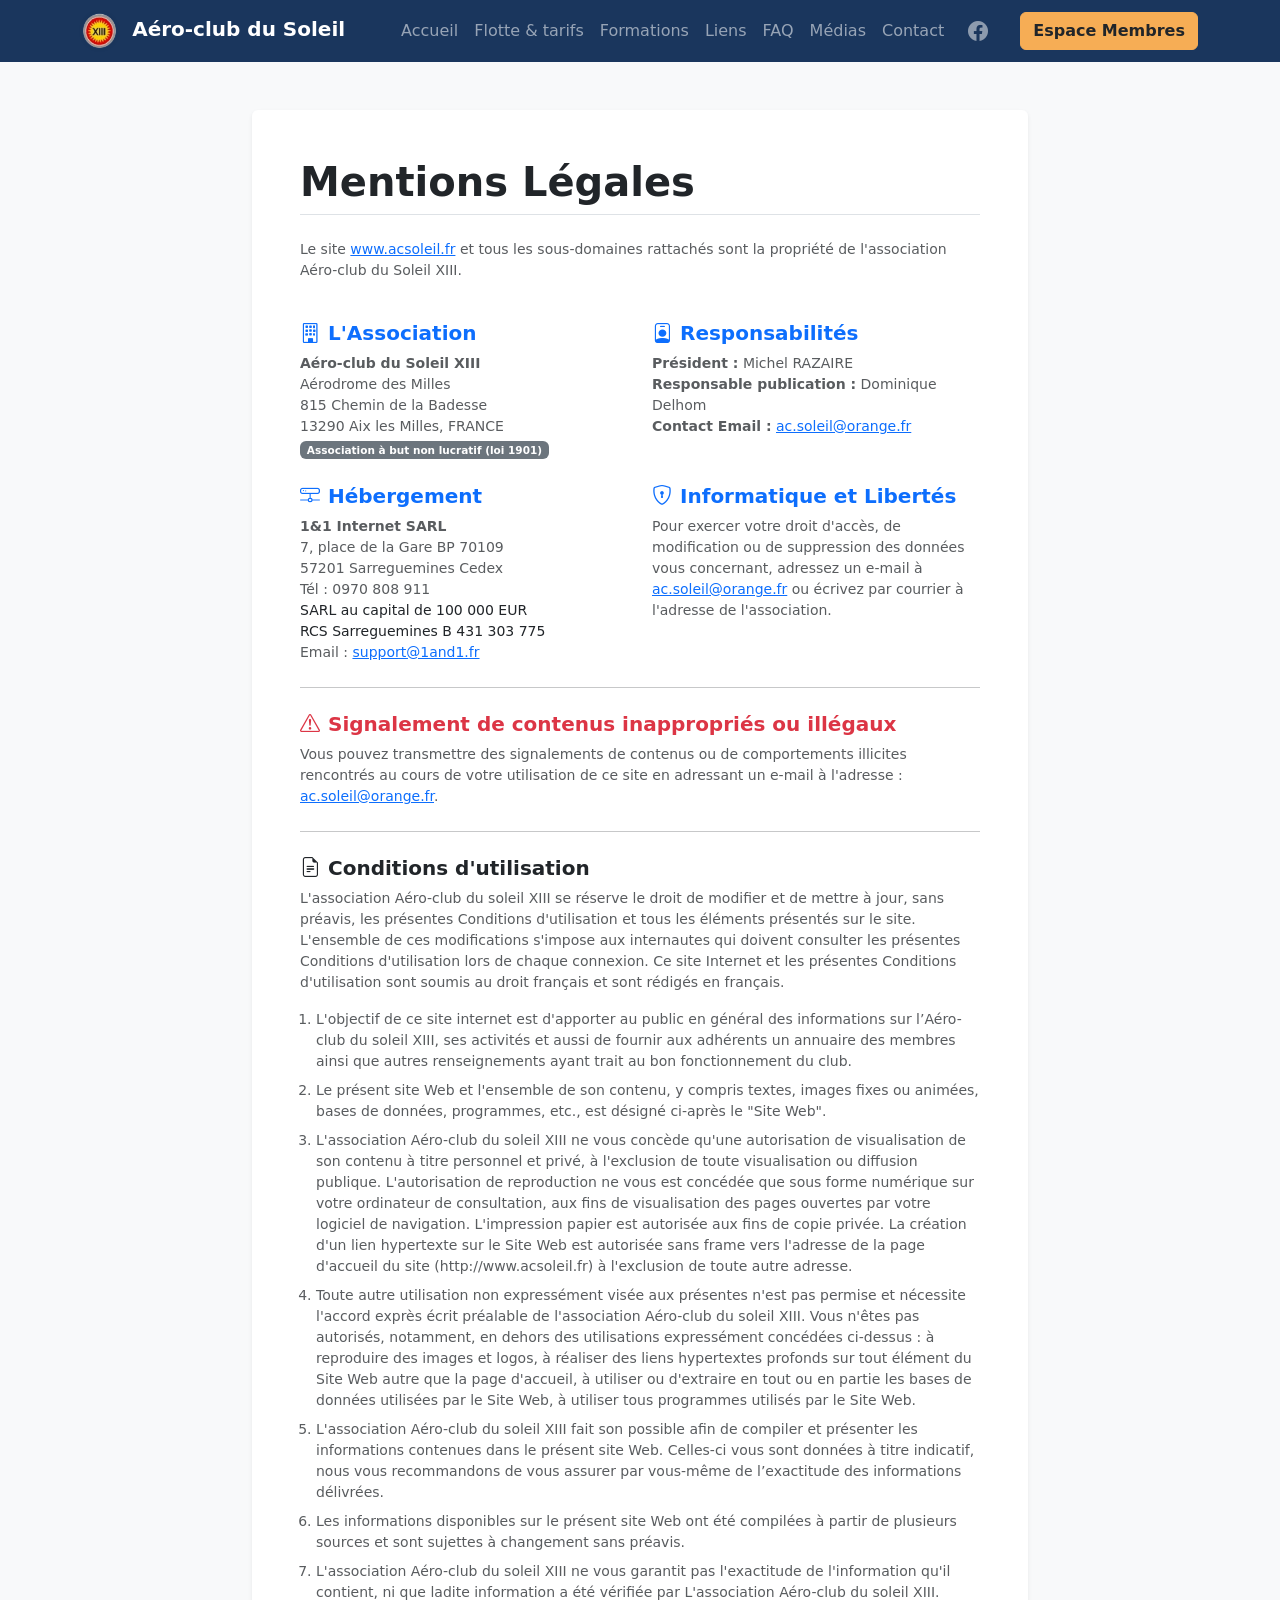
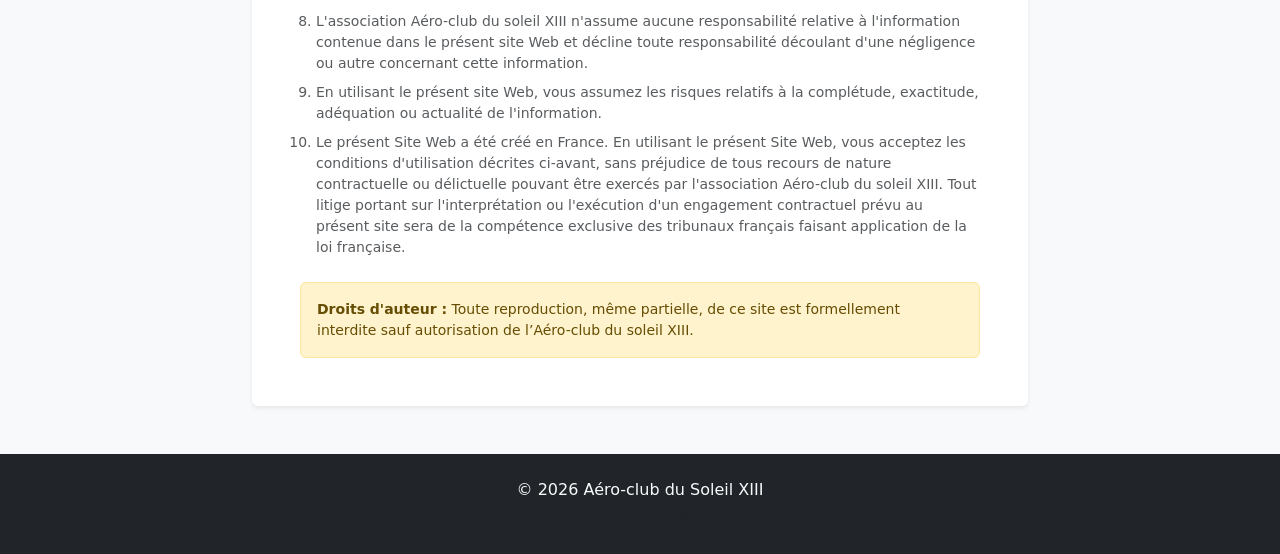
<file: mentions-legales.html>
<!DOCTYPE html>
<html lang="fr">

<head>
  <meta charset="UTF-8">
  <meta name="viewport" content="width=device-width, initial-scale=1.0">
  <title>Mentions Légales - Aéro-club du Soleil XIII</title>
  <!-- Bootstrap CSS -->
  <link href="https://cdn.jsdelivr.net/npm/bootstrap@5.3.3/dist/css/bootstrap.min.css" rel="stylesheet">
  <!-- Vos styles -->
  <link rel="stylesheet" href="css/style.css">
  <!-- Icônes Bootstrap -->
  <link rel="stylesheet" href="https://cdn.jsdelivr.net/npm/bootstrap-icons@1.11.3/font/bootstrap-icons.min.css">
</head>

<body class="bg-light">

  <!-- NAV BAR -->
  <nav class="navbar navbar-expand-lg navbar-dark bg-dark sticky-top">
    <div class="container">
      <a class="navbar-brand fw-bold" href="index.html">
        <img src="assets/logo.png" alt="Logo Aéro-club du Soleil XIII"
          style="height: 2.2rem; width: auto; margin-right: 0.5rem; vertical-align: middle; border-radius: 50%; box-shadow: 0 0 4px #0001;">
        Aéro-club du Soleil
      </a>
      <button class="navbar-toggler" type="button" data-bs-toggle="collapse" data-bs-target="#navbarNav"
        aria-label="Toggle navigation">
        <span class="navbar-toggler-icon"></span>
      </button>
      <div class="collapse navbar-collapse" id="navbarNav">
        <ul class="navbar-nav ms-auto align-items-lg-center">
          <li class="nav-item"><a class="nav-link" href="index.html">Accueil</a></li>
          <li class="nav-item"><a class="nav-link" href="la-flotte.html">Flotte & tarifs</a></li>
          <li class="nav-item"><a class="nav-link" href="formations.html">Formations</a></li>
          <li class="nav-item"><a class="nav-link" href="liens.html">Liens</a></li>
          <li class="nav-item"><a class="nav-link" href="faq.html">FAQ</a></li>
          <li class="nav-item"><a class="nav-link" href="medias.html">Médias</a></li>
          <li class="nav-item"><a class="nav-link" href="contact.html">Contact</a></li>
          <!-- Lien Facebook dans la Nav Bar -->
          <li class="nav-item px-lg-2">
            <a class="nav-link text-white-50" href="https://www.facebook.com/share/19WQrawnYj/?mibextid=wwXIfr" target="_blank"
              rel="noopener" title="Facebook du club">
              <i class="bi bi-facebook fs-5"></i><span class="d-lg-none ms-2">Facebook</span>
            </a>
          </li>
          <li class="nav-item ms-lg-3">
            <a class="btn btn-warning text-dark fw-bold" href="https://online.aerogest.fr/Connection/Logon"
              target="_blank" rel="noopener">Espace Membres</a>
          </li>
        </ul>
      </div>
    </div>
  </nav>

  <!-- CONTENU PRINCIPAL -->
  <main class="container my-5" style="max-width: 800px;">
    <div class="bg-white p-4 p-md-5 rounded shadow-sm">
      <h1 class="fw-bold mb-4 border-bottom pb-2 text-dark">Mentions Légales</h1>
      <p class="text-muted small">Le site <a href="http://www.acsoleil.fr" target="_blank">www.acsoleil.fr</a> et tous
        les sous-domaines rattachés sont la propriété de l'association Aéro-club du Soleil XIII.</p>

      <div class="row g-4 mt-2">
        <!-- Éditeur du site -->
        <div class="col-md-6">
          <h2 class="h5 fw-bold text-primary"><i class="bi bi-building me-2"></i>L'Association</h2>
          <address class="text-muted small mb-0">
            <strong>Aéro-club du Soleil XIII</strong><br>
            Aérodrome des Milles<br>
            815 Chemin de la Badesse<br>
            13290 Aix les Milles, FRANCE<br>
            <span class="badge bg-secondary mt-1">Association à but non lucratif (loi 1901)</span>
          </address>
        </div>

        <!-- Responsabilités -->
        <div class="col-md-6">
          <h2 class="h5 fw-bold text-primary"><i class="bi bi-person-badge me-2"></i>Responsabilités</h2>
          <ul class="list-unstyled text-muted small mb-0">
            <li><strong>Président :</strong> Michel RAZAIRE</li>
            <li><strong>Responsable publication :</strong> Dominique Delhom</li>
            <li><strong>Contact Email :</strong> <a href="mailto:ac.soleil@orange.fr">ac.soleil@orange.fr</a></li>
          </ul>
        </div>

        <!-- Hébergement -->
        <div class="col-md-6">

          <h2 class="h5 fw-bold text-primary"><i class="bi bi-hdd-network me-2"></i>Hébergement</h2>
          <address class="text-muted small mb-0">
            <strong>1&1 Internet SARL</strong><br>
            7, place de la Gare BP 70109<br>
            57201 Sarreguemines Cedex<br>
            Tél : 0970 808 911<br>
            <span class="text-dark">SARL au capital de 100 000 EUR<br>RCS Sarreguemines B 431 303 775</span><br>
            Email : <a href="mailto:support@1and1.fr">support@1and1.fr</a>
          </address>
        </div>

        <!-- Protection des données -->
        <div class="col-md-6">
          <h2 class="h5 fw-bold text-primary"><i class="bi bi-shield-lock me-2"></i>Informatique et Libertés</h2>
          <p class="text-muted small mb-0">
            Pour exercer votre droit d'accès, de modification ou de suppression des données vous concernant, adressez un
            e-mail à <a href="mailto:ac.soleil@orange.fr">ac.soleil@orange.fr</a> ou écrivez par courrier à l'adresse de
            l'association.
          </p>
        </div>
      </div>

      <hr class="my-4">

      <!-- Signalement -->
      <h2 class="h5 fw-bold text-danger"><i class="bi bi-exclamation-triangle me-2"></i>Signalement de contenus
        inappropriés ou illégaux</h2>
      <p class="text-muted small">
        Vous pouvez transmettre des signalements de contenus ou de comportements illicites rencontrés au cours de votre
        utilisation de ce site en adressant un e-mail à l'adresse : <a
          href="mailto:ac.soleil@orange.fr">ac.soleil@orange.fr</a>.
      </p>

      <hr class="my-4">

      <!-- Conditions d'utilisation -->
      <h2 class="h5 fw-bold text-dark"><i class="bi bi-file-earmark-text me-2"></i>Conditions d'utilisation</h2>
      <p class="text-muted small">
        L'association Aéro-club du soleil XIII se réserve le droit de modifier et de mettre à jour, sans préavis, les
        présentes Conditions d'utilisation et tous les éléments présentés sur le site. L'ensemble de ces modifications
        s'impose aux internautes qui doivent consulter les présentes Conditions d'utilisation lors de chaque connexion.
        Ce site Internet et les présentes Conditions d'utilisation sont soumis au droit français et sont rédigés en
        français.
      </p>

      <ol class="text-muted small ps-3">
        <li class="mb-2">L'objectif de ce site internet est d'apporter au public en général des informations sur
          l’Aéro-club du soleil XIII, ses activités et aussi de fournir aux adhérents un annuaire des membres ainsi que
          autres renseignements ayant trait au bon fonctionnement du club.</li>
        <li class="mb-2">Le présent site Web et l'ensemble de son contenu, y compris textes, images fixes ou animées,
          bases de données, programmes, etc., est désigné ci-après le "Site Web".</li>
        <li class="mb-2">L'association Aéro-club du soleil XIII ne vous concède qu'une autorisation de visualisation de
          son contenu à titre personnel et privé, à l'exclusion de toute visualisation ou diffusion publique.
          L'autorisation de reproduction ne vous est concédée que sous forme numérique sur votre ordinateur de
          consultation, aux fins de visualisation des pages ouvertes par votre logiciel de navigation. L'impression
          papier est autorisée aux fins de copie privée. La création d'un lien hypertexte sur le Site Web est autorisée
          sans frame vers l'adresse de la page d'accueil du site (http://www.acsoleil.fr) à l'exclusion de toute autre
          adresse.</li>
        <li class="mb-2">Toute autre utilisation non expressément visée aux présentes n'est pas permise et nécessite
          l'accord exprès écrit préalable de l'association Aéro-club du soleil XIII. Vous n'êtes pas autorisés,
          notamment, en dehors des utilisations expressément concédées ci-dessus : à reproduire des images et logos, à
          réaliser des liens hypertextes profonds sur tout élément du Site Web autre que la page d'accueil, à utiliser
          ou d'extraire en tout ou en partie les bases de données utilisées par le Site Web, à utiliser tous programmes
          utilisés par le Site Web.</li>
        <li class="mb-2">L'association Aéro-club du soleil XIII fait son possible afin de compiler et présenter les
          informations contenues dans le présent site Web. Celles-ci vous sont données à titre indicatif, nous vous
          recommandons de vous assurer par vous-même de l’exactitude des informations délivrées.</li>
        <li class="mb-2">Les informations disponibles sur le présent site Web ont été compilées à partir de plusieurs
          sources et sont sujettes à changement sans préavis.</li>
        <li class="mb-2">L'association Aéro-club du soleil XIII ne vous garantit pas l'exactitude de l'information qu'il
          contient, ni que ladite information a été vérifiée par L'association Aéro-club du soleil XIII.</li>
        <li class="mb-2">L'association Aéro-club du soleil XIII n'assume aucune responsabilité relative à l'information
          contenue dans le présent site Web et décline toute responsabilité découlant d'une négligence ou autre
          concernant cette information.</li>
        <li class="mb-2">En utilisant le présent site Web, vous assumez les risques relatifs à la complétude,
          exactitude, adéquation ou actualité de l'information.</li>
        <li class="mb-2">Le présent Site Web a été créé en France. En utilisant le présent Site Web, vous acceptez les
          conditions d'utilisation décrites ci-avant, sans préjudice de tous recours de nature contractuelle ou
          délictuelle pouvant être exercés par l'association Aéro-club du soleil XIII. Tout litige portant sur
          l'interprétation ou l'exécution d'un engagement contractuel prévu au présent site sera de la compétence
          exclusive des tribunaux français faisant application de la loi française.</li>
      </ol>

      <div class="alert alert-warning small mb-0 mt-4" role="alert">
        <strong>Droits d'auteur :</strong> Toute reproduction, même partielle, de ce site est formellement interdite
        sauf autorisation de l’Aéro-club du soleil XIII.
      </div>
    </div>
  </main>

  <!-- FOOTER -->
  <footer class="bg-dark text-light py-4">
    <div class="container text-center">
      <p class="mb-1">&copy; 2026 Aéro-club du Soleil XIII</p>
      <a href="mentions-legales.html" class="text-muted text-decoration-none small hover-light">Mentions Légales</a>
    </div>
  </footer>

  <!-- Bootstrap JS -->
  <script src="https://cdn.jsdelivr.net/npm/bootstrap@5.3.3/dist/js/bootstrap.bundle.min.js"></script>
</body>

</html>
</file>
<file: css/style.css>
/* Couleurs personnalisées pour l'Aéro-club */
:root {
  --bleu-aero: #1a365d;
  --jaune-soleil: #f6ad55;
}

/* Modification du bouton principal pour coller au thème */
.btn-primary {
  background-color: var(--bleu-aero) !important;
  border-color: var(--bleu-aero) !important;
}

.btn-primary:hover {
  background-color: #2a4365 !important;
}

/* Style de la barre de navigation */
.navbar {
  background-color: var(--bleu-aero) !important;
}

.btn-warning {
  background-color: var(--jaune-soleil) !important;
  border-color: var(--jaune-soleil) !important;
}

/* Conteneur photo au format exact du KX (Ratio 3:2) */
.ratio-kx {
  aspect-ratio: 3 / 2;
  width: 100%;
  background-color: #f8f9fa;
  /* Fond gris clair si une image charge mal */
}

/* Force toutes les images à remplir le conteneur sans se déformer */
.img-flotte {
  width: 100%;
  height: 100%;
  object-fit: cover;
  object-position: center;
}

/* Effet de survol sur les cartes de liens (générique) */
.card {
  transition: transform 0.3s ease, box-shadow 0.3s ease;
}

.card:hover {
  transform: translateY(-5px);
  box-shadow: 0 10px 20px rgba(0, 0, 0, 0.1) !important;
}

/* Cartes interactives (cliquables) */
.card-interactive {
  cursor: pointer;
  transition: transform 0.4s cubic-bezier(0.165, 0.84, 0.44, 1), 
              box-shadow 0.4s cubic-bezier(0.165, 0.84, 0.44, 1), 
              border-color 0.3s ease !important;
  border: 1px solid rgba(0, 0, 0, 0.05) !important;
}

.card-interactive:hover {
  transform: translateY(-8px) scale(1.02) !important;
  box-shadow: 0 15px 30px rgba(26, 54, 93, 0.15) !important;
  border-color: var(--jaune-soleil) !important;
}

/* Couleur du titre dans les cartes interactives */
.card-interactive .card-title a {
  color: #212529;
  transition: color 0.3s ease;
}

.card-interactive:hover .card-title a {
  color: var(--bleu-aero) !important;
}

/* Animation des icônes pour les cartes interactives au survol */
.card-interactive .bi {
  display: inline-block;
  transition: transform 0.4s cubic-bezier(0.175, 0.885, 0.32, 1.275);
}

.card-interactive:hover .bi {
  transform: scale(1.2) rotate(8deg);
}

/* Style spécifique pour le bouton Google Play */
.btn-google-play {
  background-color: #000;
  color: #fff;
  border: none;
}

.btn-google-play:hover {
  background-color: #333;
  color: #fff;
}
</file>
